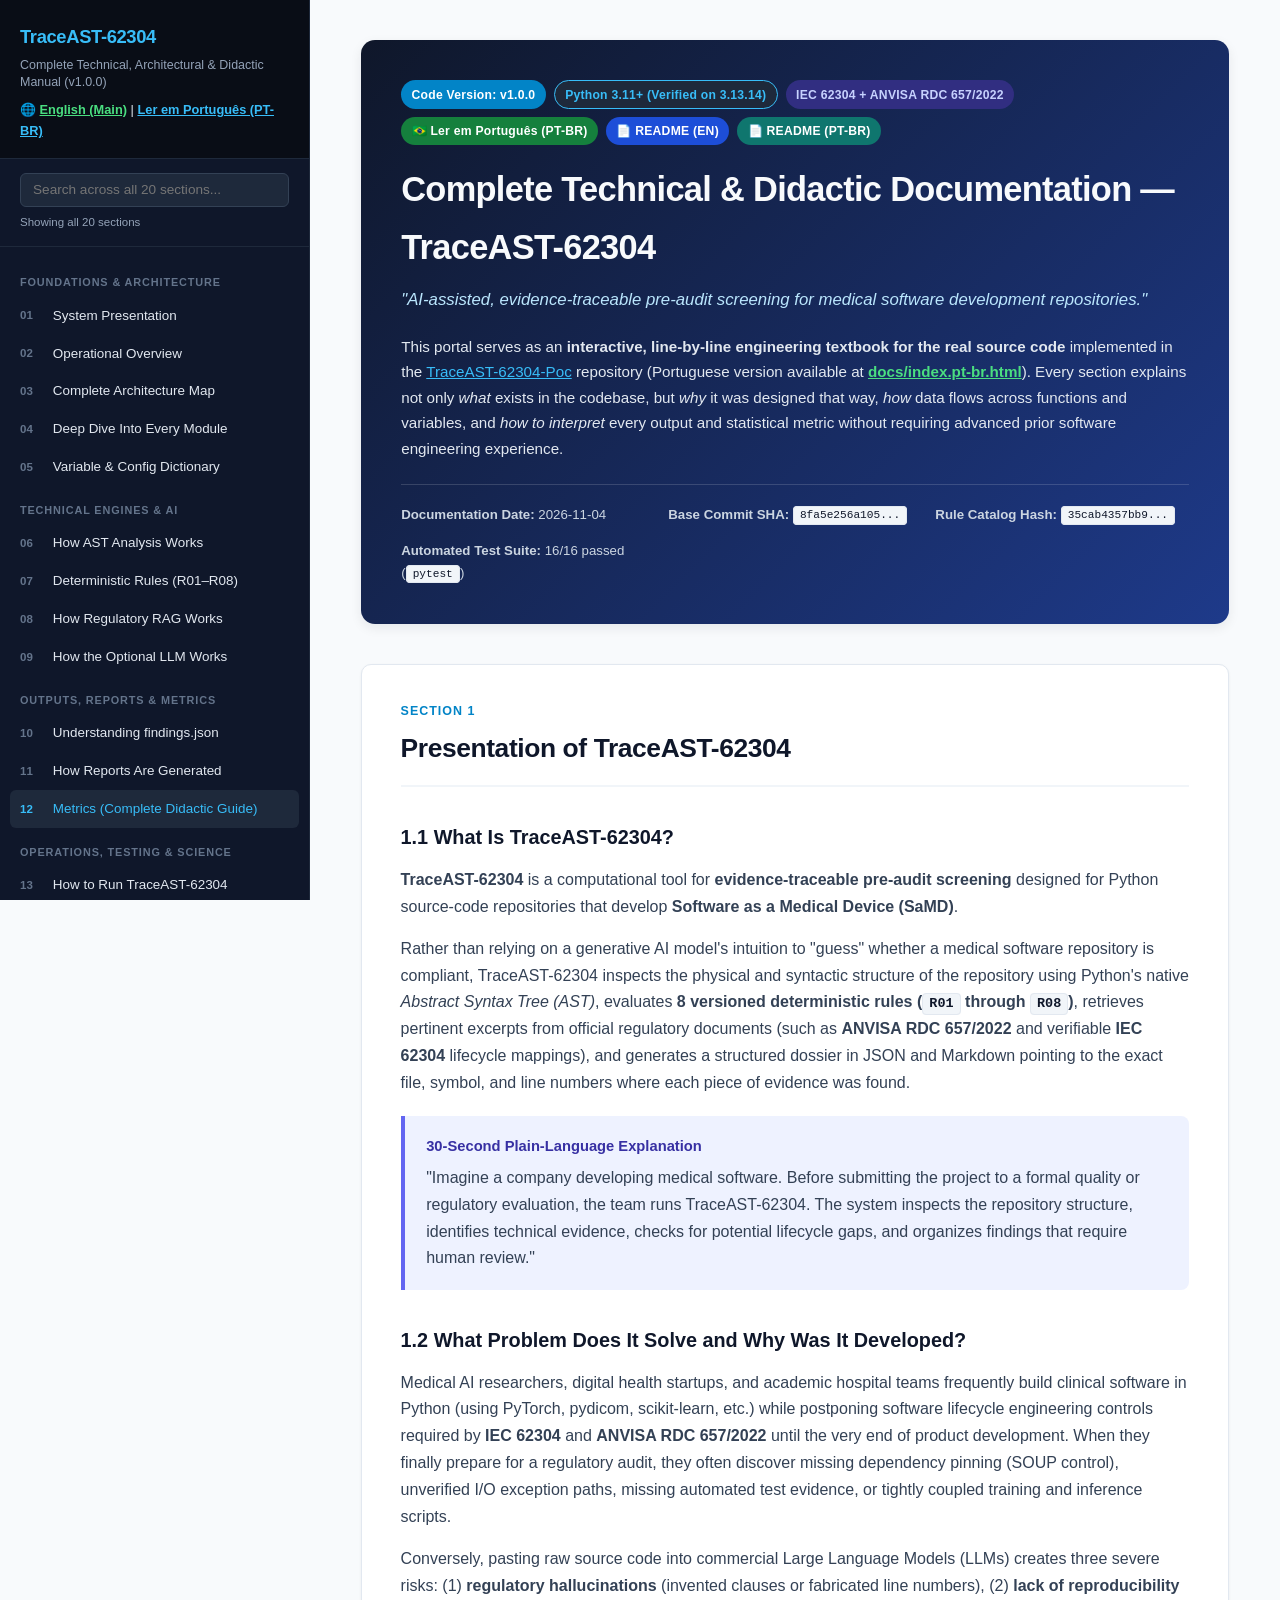
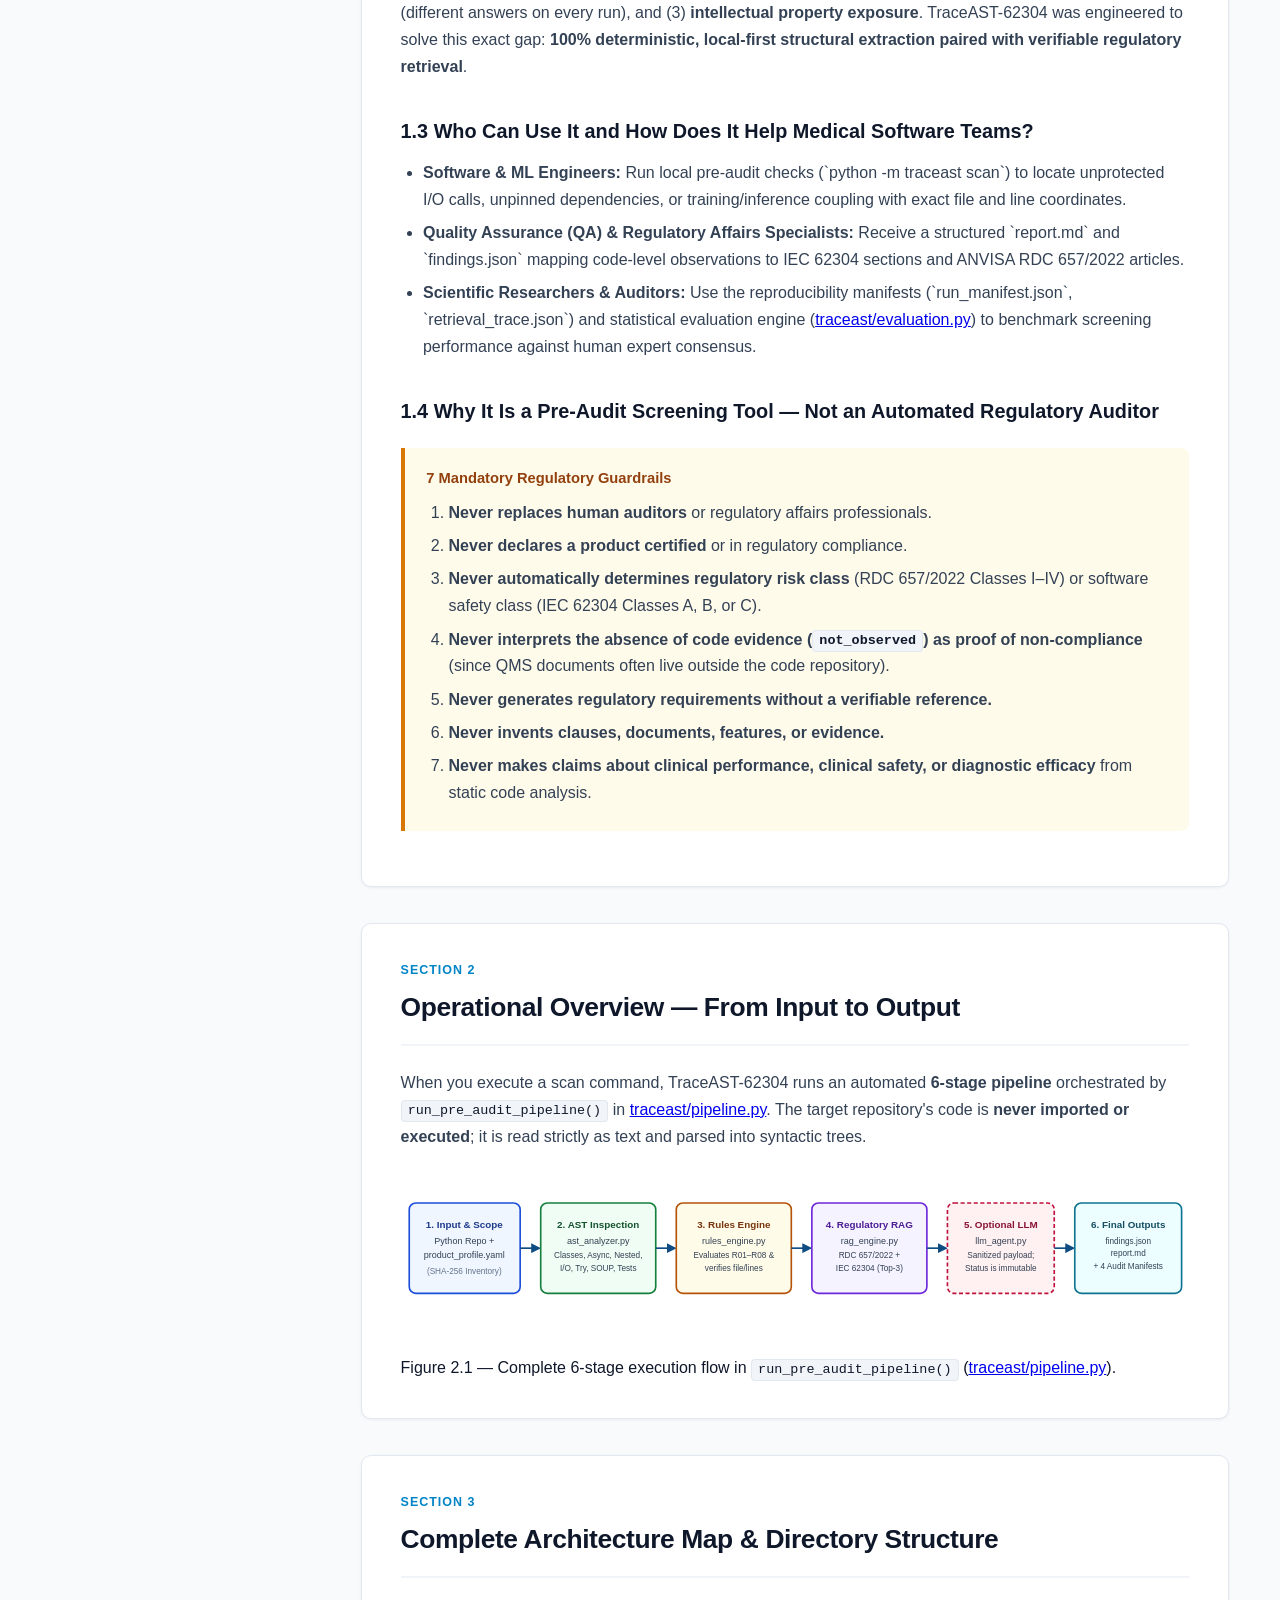
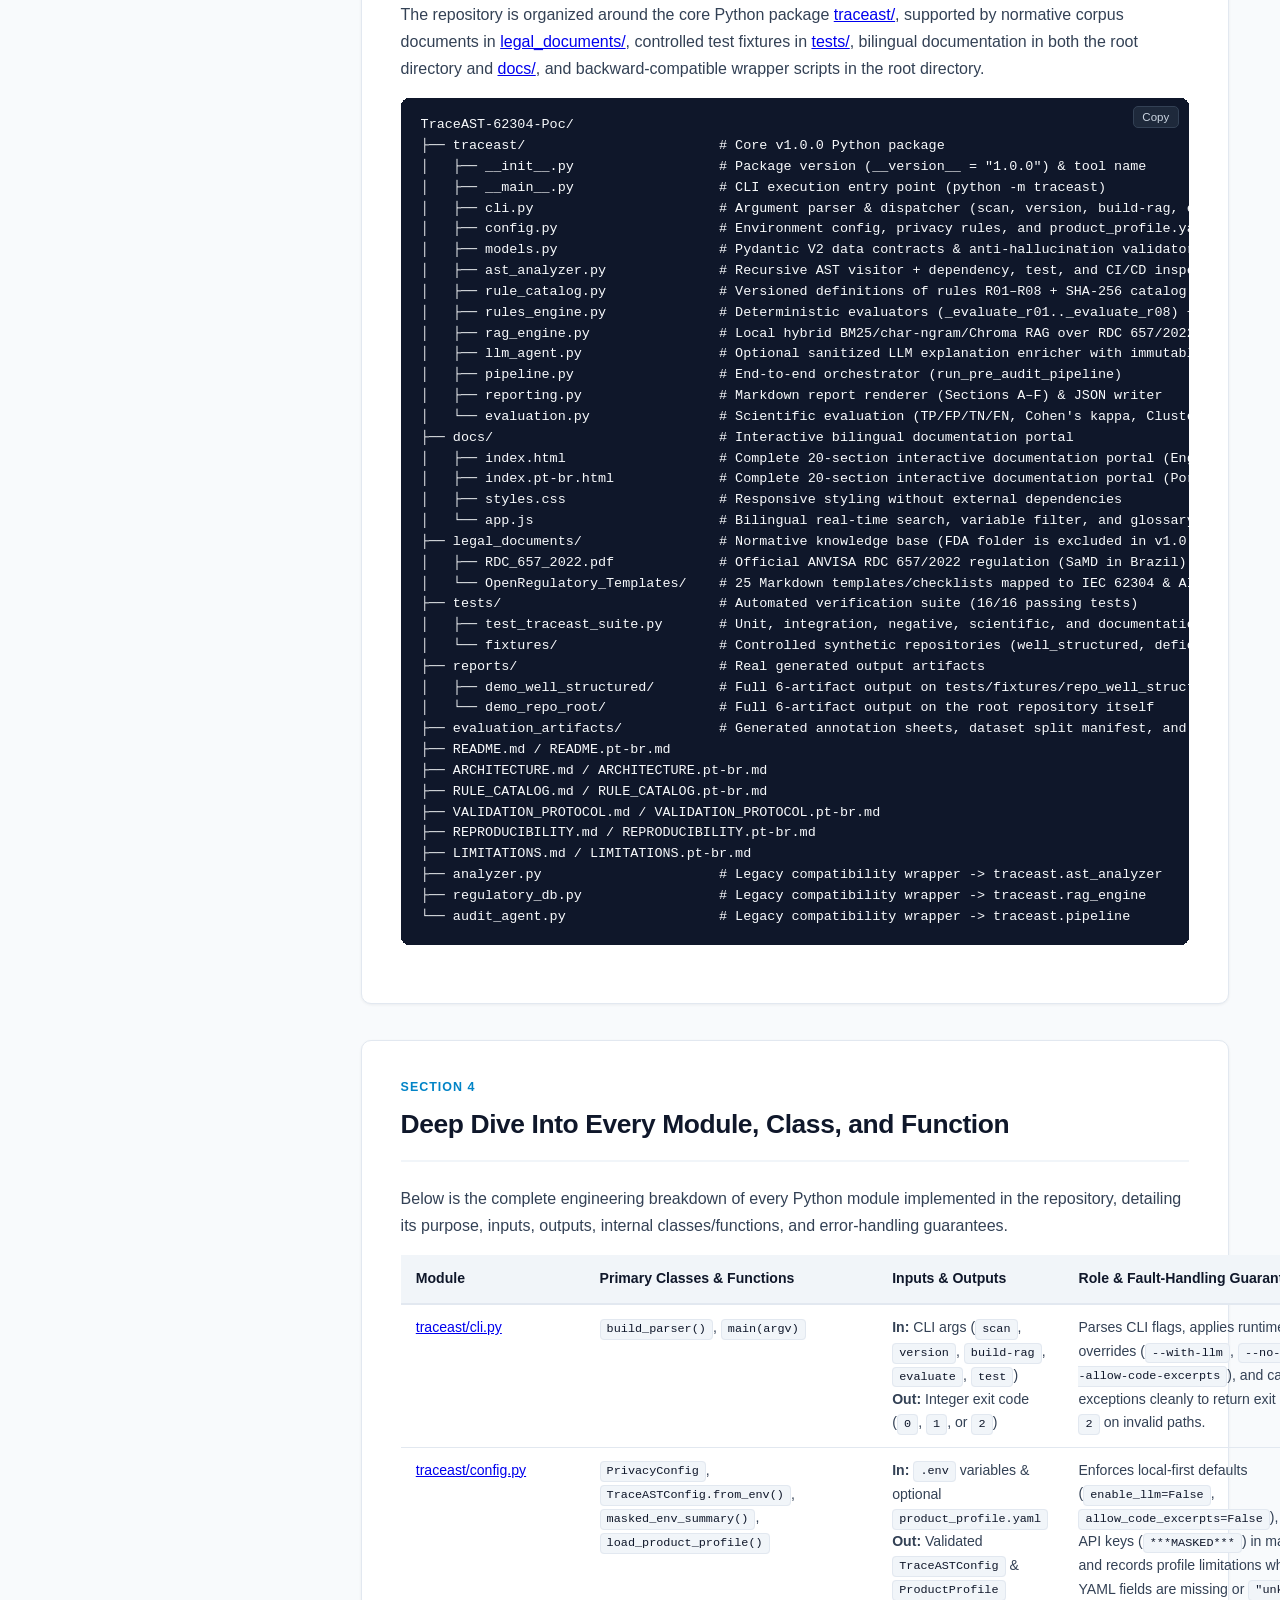
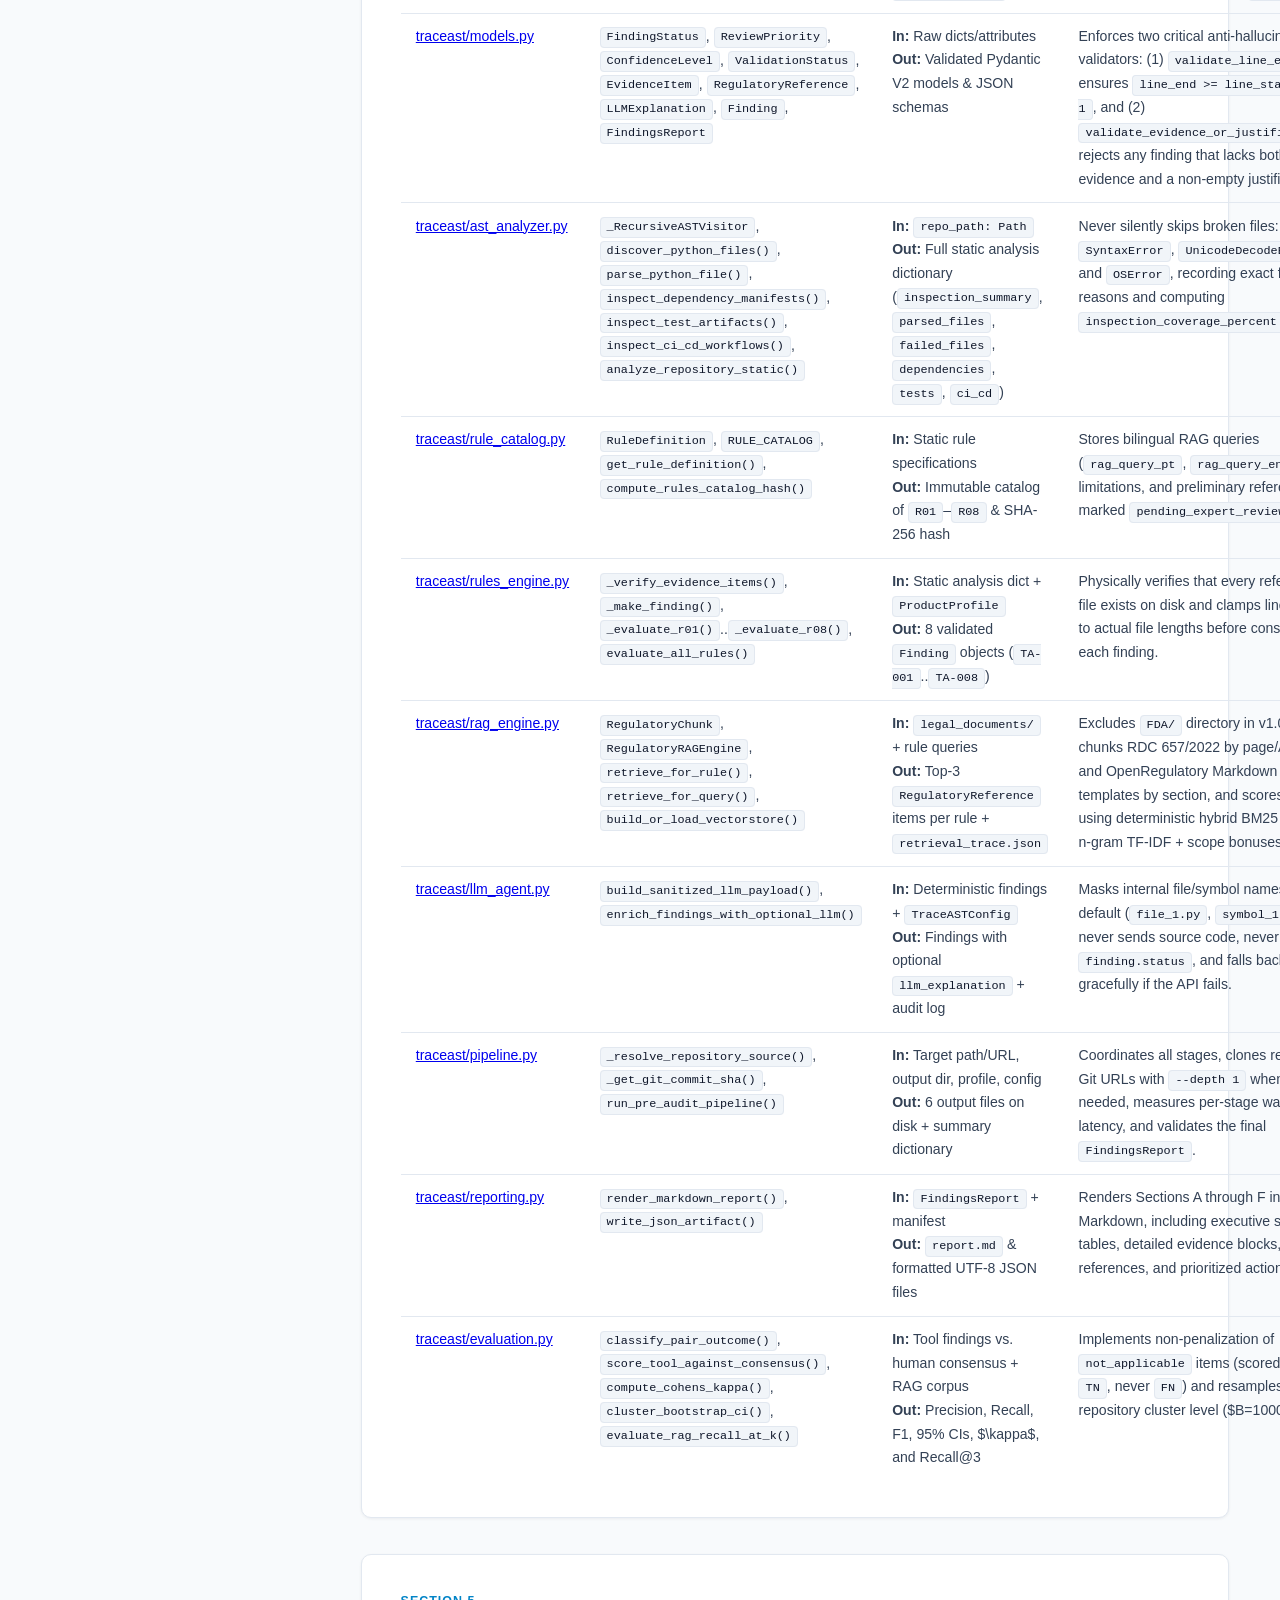
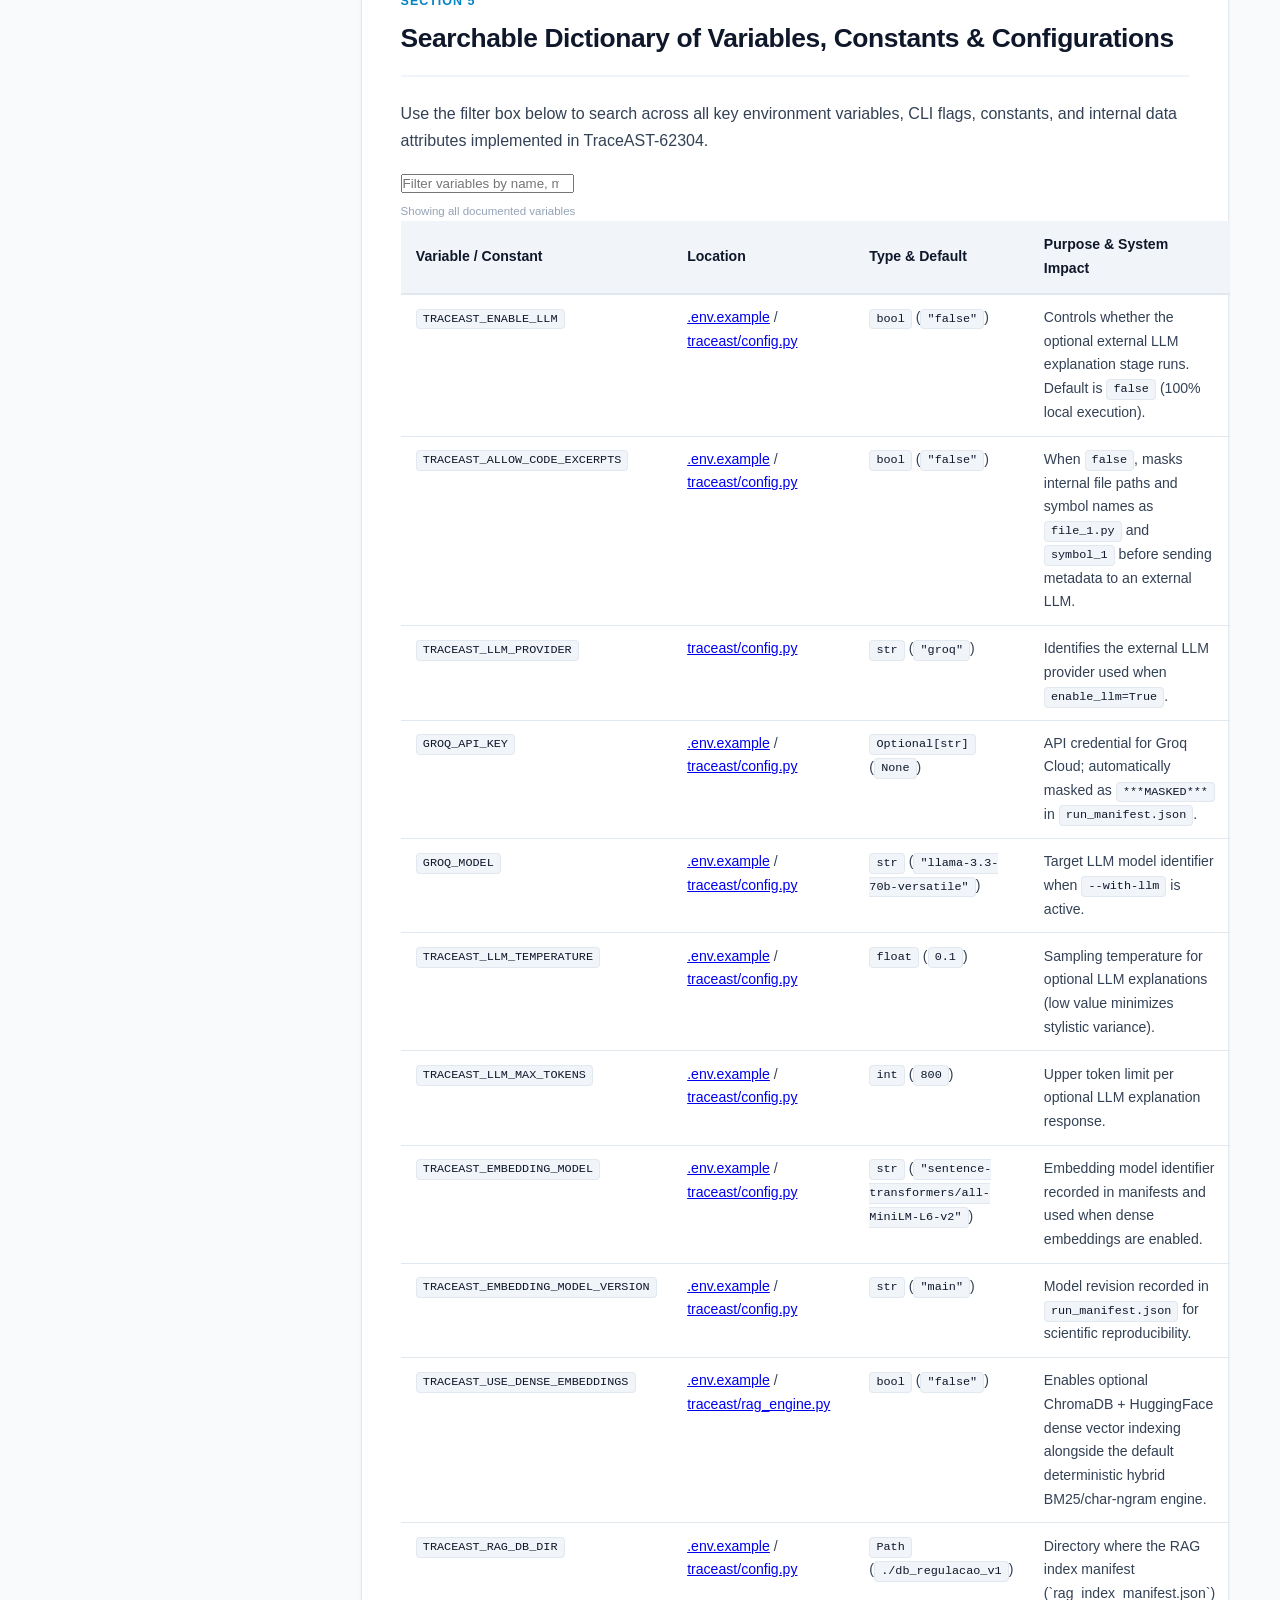
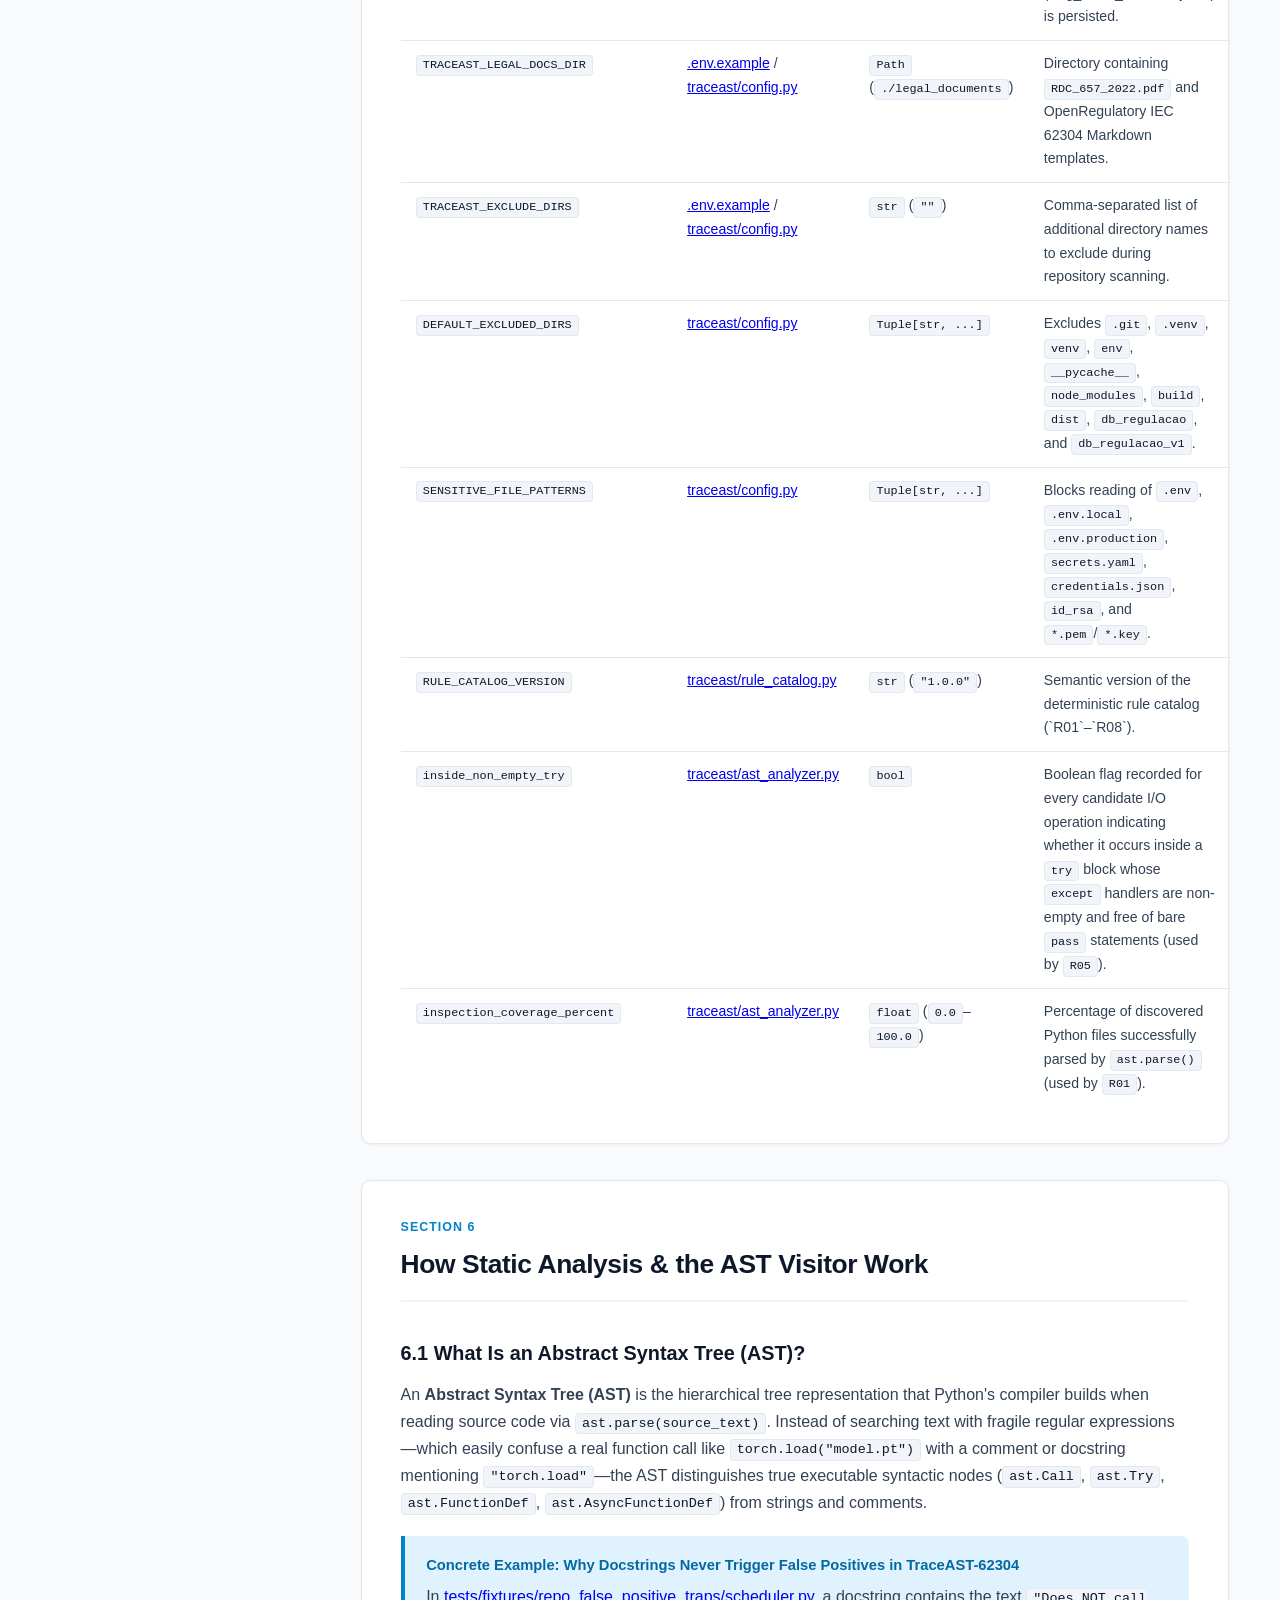
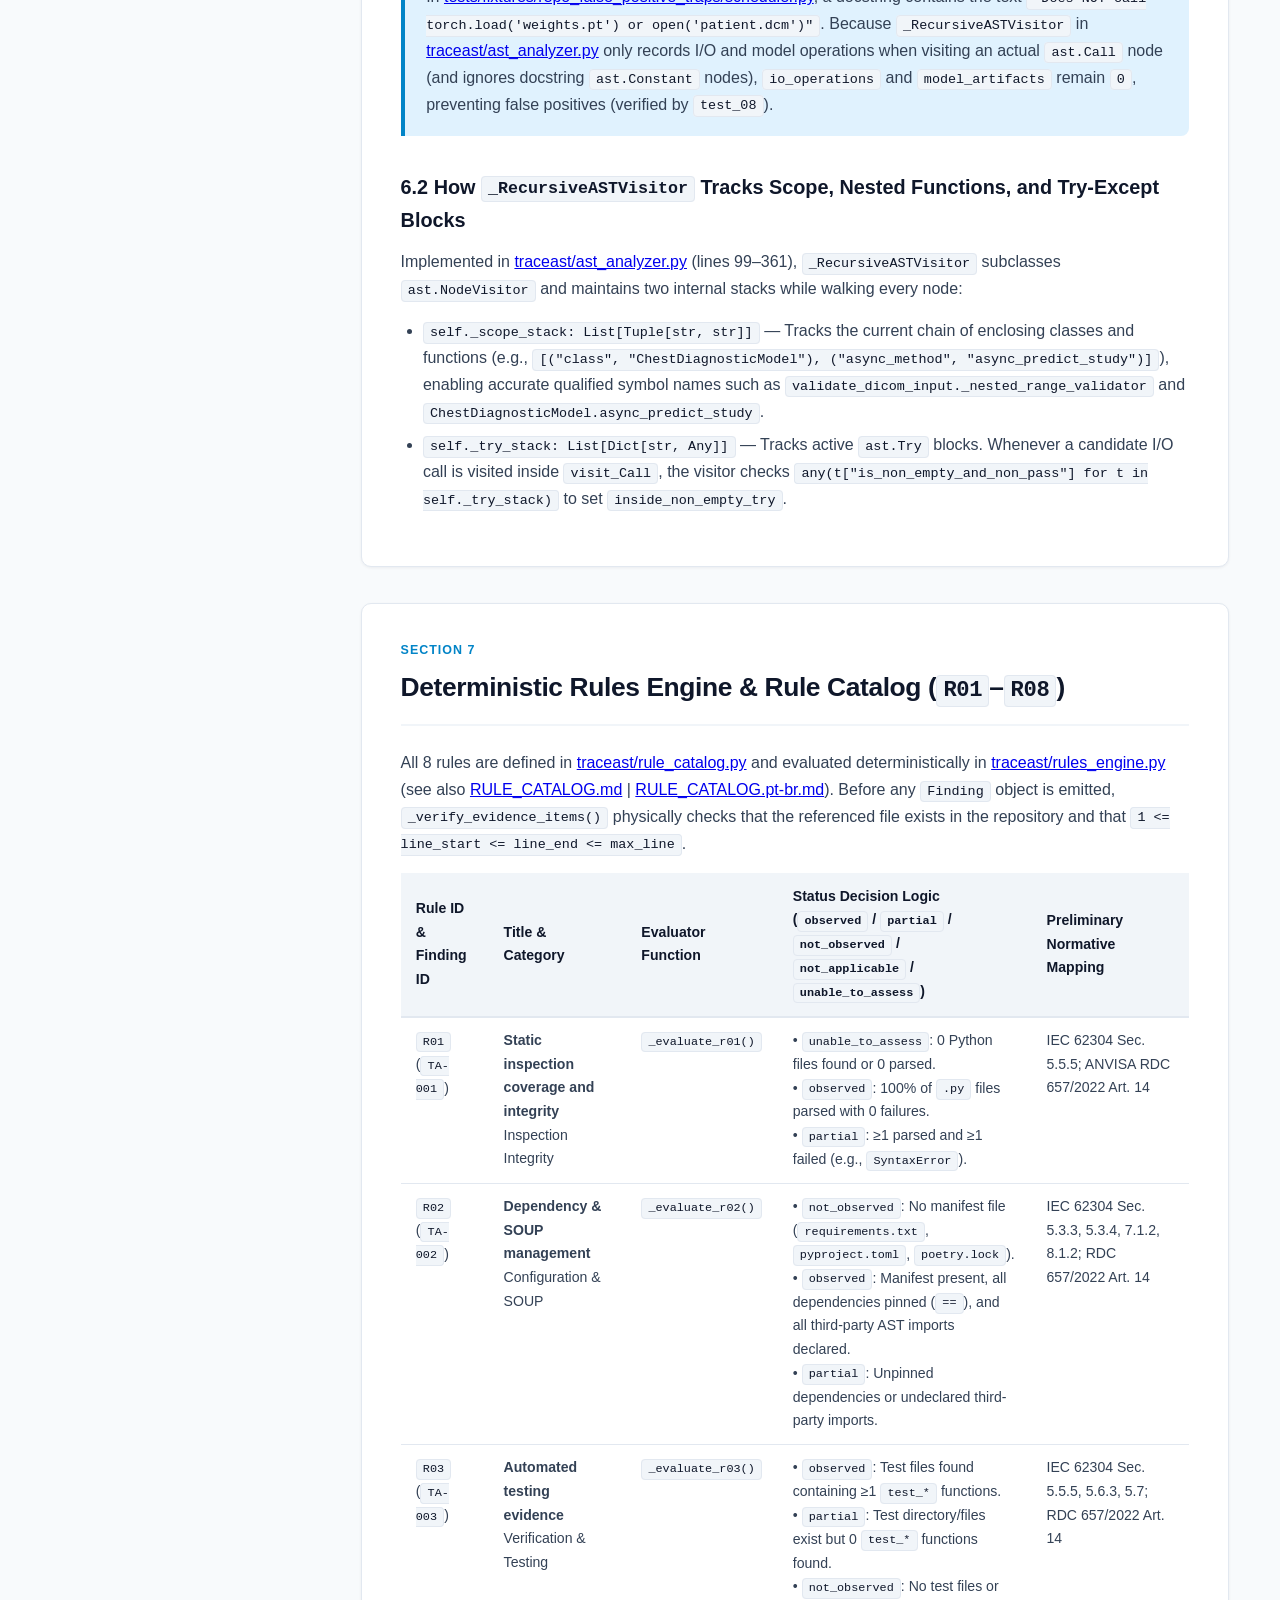
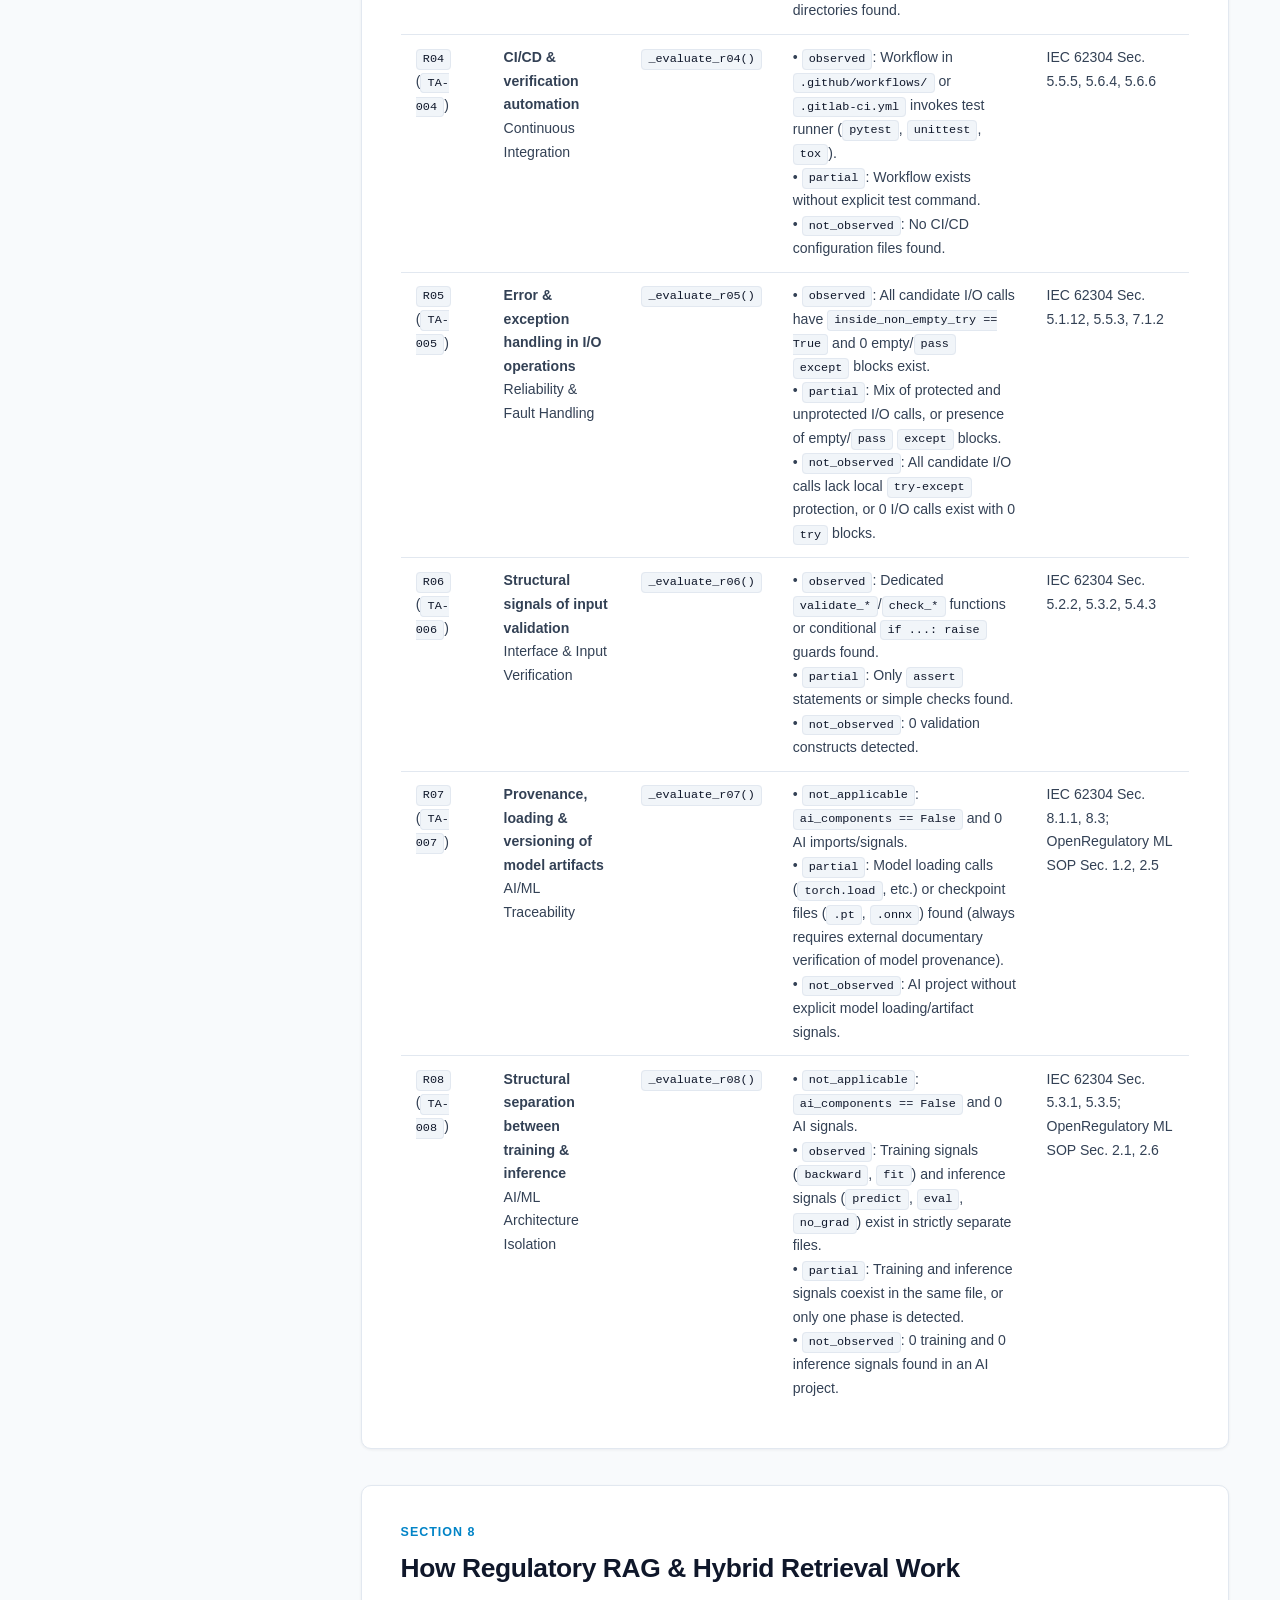
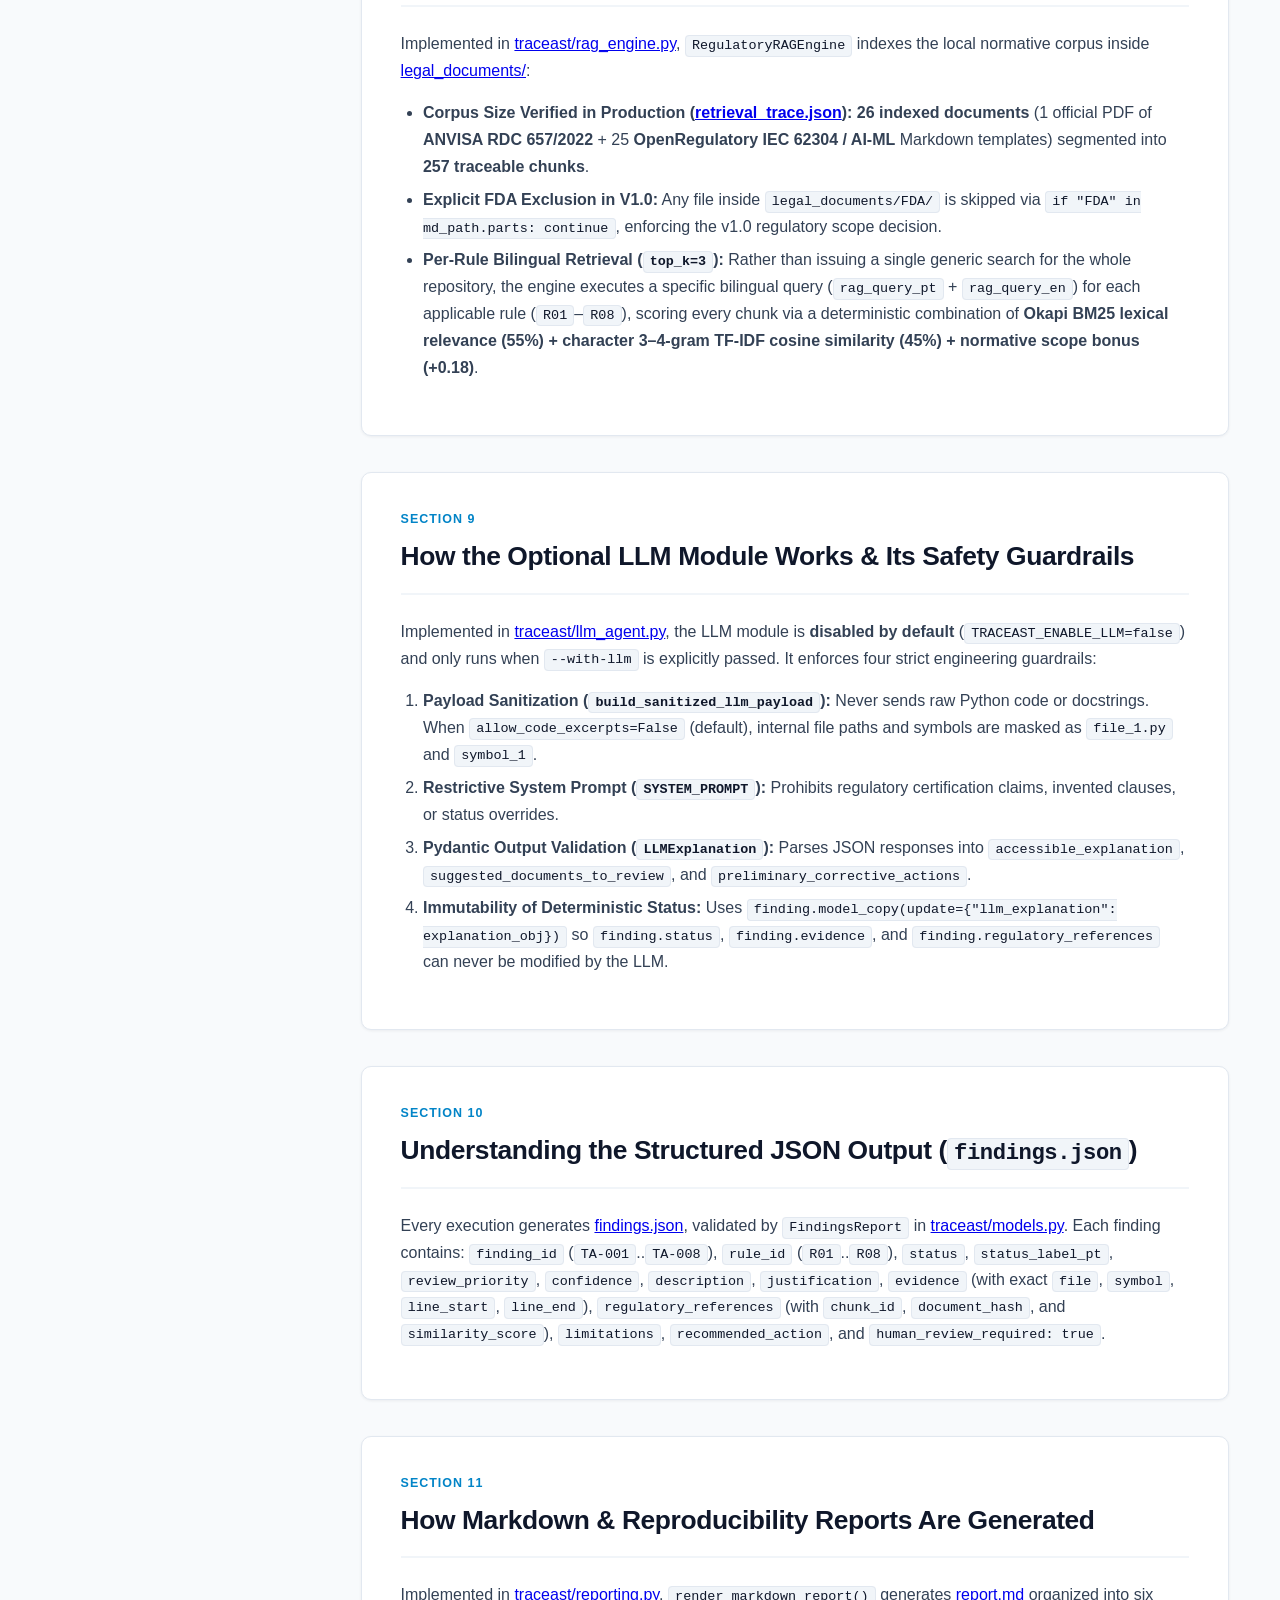
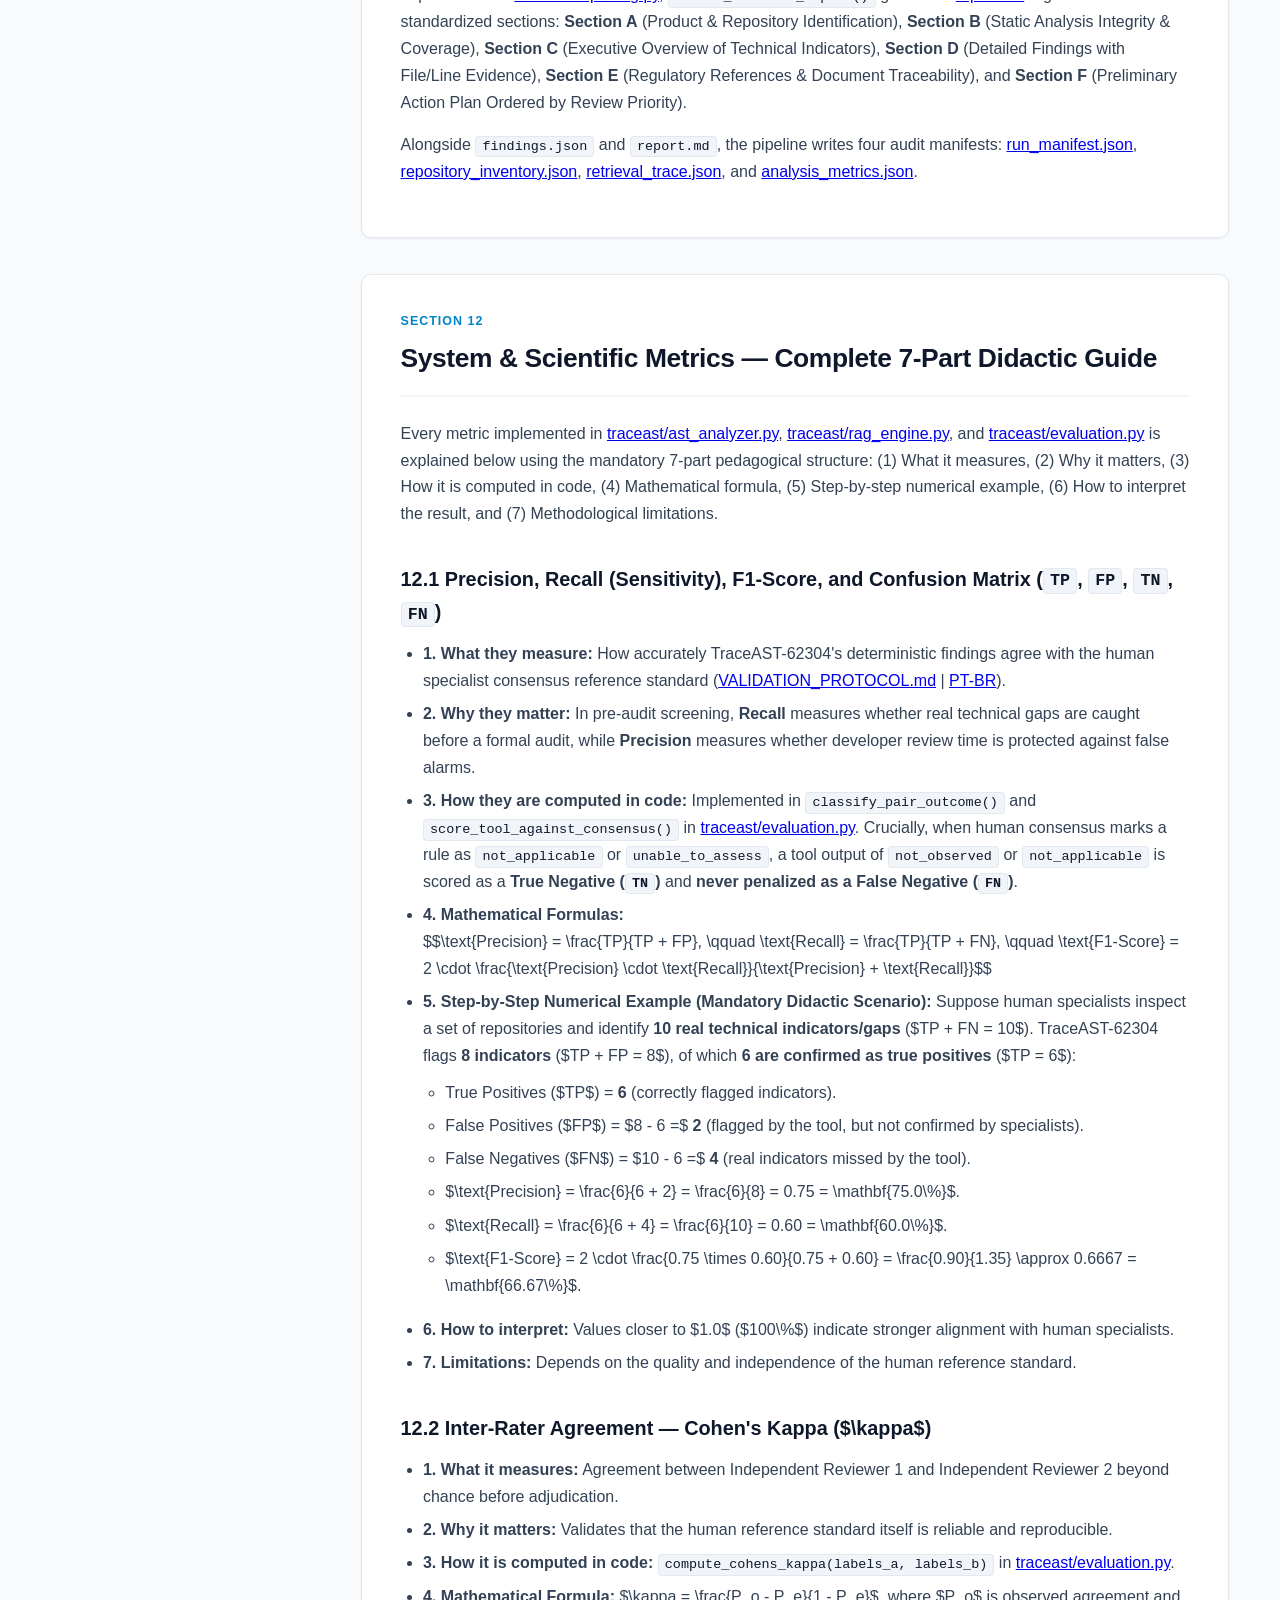
<file: docs/index.html>
<!DOCTYPE html>
<html lang="en">
<head>
  <meta charset="UTF-8" />
  <meta name="viewport" content="width=device-width, initial-scale=1.0" />
  <title>Complete Technical &amp; Didactic Documentation — TraceAST-62304 v1.0.0</title>
  <link rel="stylesheet" href="./styles.css" />
</head>
<body>
  <div id="progress-bar"></div>

  <!-- Mobile Topbar -->
  <header class="mobile-topbar">
    <strong>TraceAST-62304 v1.0.0 (EN)</strong>
    <button id="mobile-menu-btn" class="menu-toggle-btn" type="button">Menu / Sections</button>
  </header>

  <!-- Sidebar Navigation -->
  <aside id="sidebar" class="sidebar">
    <div class="sidebar-header">
      <div class="brand-title">TraceAST-62304</div>
      <div class="brand-subtitle">Complete Technical, Architectural &amp; Didactic Manual (v1.0.0)</div>
      <div style="margin-top:8px; font-size:0.8rem;">
        🌐 <a href="./index.html" style="color:#4ade80; font-weight:600;">English (Main)</a> |
        <a href="./index.pt-br.html" style="color:#38bdf8; font-weight:600;">Ler em Português (PT-BR)</a>
      </div>
    </div>

    <div class="sidebar-search">
      <input id="global-search" type="search" placeholder="Search across all 20 sections..." aria-label="Search documentation" />
      <div id="search-stats" class="search-stats">Showing all 20 sections</div>
    </div>

    <ul class="nav-list">
      <li class="nav-group-label">Foundations &amp; Architecture</li>
      <li class="nav-item"><a href="#sec-01"><span class="nav-num">01</span> System Presentation</a></li>
      <li class="nav-item"><a href="#sec-02"><span class="nav-num">02</span> Operational Overview</a></li>
      <li class="nav-item"><a href="#sec-03"><span class="nav-num">03</span> Complete Architecture Map</a></li>
      <li class="nav-item"><a href="#sec-04"><span class="nav-num">04</span> Deep Dive Into Every Module</a></li>
      <li class="nav-item"><a href="#sec-05"><span class="nav-num">05</span> Variable &amp; Config Dictionary</a></li>

      <li class="nav-group-label">Technical Engines &amp; AI</li>
      <li class="nav-item"><a href="#sec-06"><span class="nav-num">06</span> How AST Analysis Works</a></li>
      <li class="nav-item"><a href="#sec-07"><span class="nav-num">07</span> Deterministic Rules (R01–R08)</a></li>
      <li class="nav-item"><a href="#sec-08"><span class="nav-num">08</span> How Regulatory RAG Works</a></li>
      <li class="nav-item"><a href="#sec-09"><span class="nav-num">09</span> How the Optional LLM Works</a></li>

      <li class="nav-group-label">Outputs, Reports &amp; Metrics</li>
      <li class="nav-item"><a href="#sec-10"><span class="nav-num">10</span> Understanding findings.json</a></li>
      <li class="nav-item"><a href="#sec-11"><span class="nav-num">11</span> How Reports Are Generated</a></li>
      <li class="nav-item"><a href="#sec-12"><span class="nav-num">12</span> Metrics (Complete Didactic Guide)</a></li>

      <li class="nav-group-label">Operations, Testing &amp; Science</li>
      <li class="nav-item"><a href="#sec-13"><span class="nav-num">13</span> How to Run TraceAST-62304</a></li>
      <li class="nav-item"><a href="#sec-14"><span class="nav-num">14</span> Running &amp; Understanding Tests</a></li>
      <li class="nav-item"><a href="#sec-15"><span class="nav-num">15</span> System Limitations</a></li>
      <li class="nav-item"><a href="#sec-16"><span class="nav-num">16</span> Searchable Glossary (40 Terms)</a></li>
      <li class="nav-item"><a href="#sec-17"><span class="nav-num">17</span> Step-by-Step Walkthrough</a></li>
      <li class="nav-item"><a href="#sec-18"><span class="nav-num">18</span> Common Errors &amp; Troubleshooting</a></li>
      <li class="nav-item"><a href="#sec-19"><span class="nav-num">19</span> Scientific Reproducibility</a></li>
      <li class="nav-item"><a href="#sec-20"><span class="nav-num">20</span> Relation to Scientific Paper</a></li>
    </ul>
  </aside>

  <!-- Main Content -->
  <main class="main-container">
    <div class="content-wrapper">

      <!-- Hero Banner -->
      <section class="hero-banner">
        <div class="hero-badges">
          <span class="badge badge-version">Code Version: v1.0.0</span>
          <span class="badge badge-python">Python 3.11+ (Verified on 3.13.14)</span>
          <span class="badge badge-norm">IEC 62304 + ANVISA RDC 657/2022</span>
          <a href="./index.pt-br.html" class="badge" style="background:#15803d; color:#fff; text-decoration:none;">🇧🇷 Ler em Português (PT-BR)</a>
          <a href="../README.md" class="badge" style="background:#1d4ed8; color:#fff; text-decoration:none;">📄 README (EN)</a>
          <a href="../README.pt-br.md" class="badge" style="background:#0f766e; color:#fff; text-decoration:none;">📄 README (PT-BR)</a>
        </div>
        <h1>Complete Technical &amp; Didactic Documentation — TraceAST-62304</h1>
        <p class="hero-quote">"AI-assisted, evidence-traceable pre-audit screening for medical software development repositories."</p>
        <p style="color:#e2e8f0; font-size:0.95rem;">
          This portal serves as an <strong>interactive, line-by-line engineering textbook for the real source code</strong> implemented in the
          <a href="../README.md" style="color:#38bdf8;">TraceAST-62304-Poc</a> repository (Portuguese version available at
          <a href="./index.pt-br.html" style="color:#4ade80; font-weight:600;">docs/index.pt-br.html</a>). Every section explains not only
          <em>what</em> exists in the codebase, but <em>why</em> it was designed that way, <em>how</em> data flows across functions and variables, and
          <em>how to interpret</em> every output and statistical metric without requiring advanced prior software engineering experience.
        </p>
        <div class="hero-meta">
          <div><strong>Documentation Date:</strong> 2026-11-04</div>
          <div><strong>Base Commit SHA:</strong> <code>8fa5e256a105...</code></div>
          <div><strong>Rule Catalog Hash:</strong> <code>35cab4357bb9...</code></div>
          <div><strong>Automated Test Suite:</strong> 16/16 passed (<code>pytest</code>)</div>
        </div>
      </section>

      <!-- ================================================================= -->
      <!-- SECTION 1 — PRESENTATION OF TRACEAST-62304                        -->
      <!-- ================================================================= -->
      <section id="sec-01" class="doc-section">
        <div class="section-header">
          <span class="section-kicker">Section 1</span>
          <h2>Presentation of TraceAST-62304</h2>
        </div>

        <h3>1.1 What Is TraceAST-62304?</h3>
        <p>
          <strong>TraceAST-62304</strong> is a computational tool for <strong>evidence-traceable pre-audit screening</strong>
          designed for Python source-code repositories that develop <strong>Software as a Medical Device (SaMD)</strong>.
        </p>
        <p>
          Rather than relying on a generative AI model's intuition to "guess" whether a medical software repository is compliant,
          TraceAST-62304 inspects the physical and syntactic structure of the repository using Python's native
          <em>Abstract Syntax Tree (AST)</em>, evaluates <strong>8 versioned deterministic rules (<code>R01</code> through <code>R08</code>)</strong>,
          retrieves pertinent excerpts from official regulatory documents (such as <strong>ANVISA RDC 657/2022</strong> and
          verifiable <strong>IEC 62304</strong> lifecycle mappings), and generates a structured dossier in JSON and Markdown pointing
          to the exact file, symbol, and line numbers where each piece of evidence was found.
        </p>

        <div class="callout callout-didactic">
          <div class="callout-title">30-Second Plain-Language Explanation</div>
          <p style="margin-bottom:0;">
            "Imagine a company developing medical software. Before submitting the project to a formal quality or regulatory evaluation,
            the team runs TraceAST-62304. The system inspects the repository structure, identifies technical evidence, checks for potential
            lifecycle gaps, and organizes findings that require human review."
          </p>
        </div>

        <h3>1.2 What Problem Does It Solve and Why Was It Developed?</h3>
        <p>
          Medical AI researchers, digital health startups, and academic hospital teams frequently build clinical software in Python
          (using PyTorch, pydicom, scikit-learn, etc.) while postponing software lifecycle engineering controls required by
          <strong>IEC 62304</strong> and <strong>ANVISA RDC 657/2022</strong> until the very end of product development. When they finally
          prepare for a regulatory audit, they often discover missing dependency pinning (SOUP control), unverified I/O exception paths,
          missing automated test evidence, or tightly coupled training and inference scripts.
        </p>
        <p>
          Conversely, pasting raw source code into commercial Large Language Models (LLMs) creates three severe risks:
          (1) <strong>regulatory hallucinations</strong> (invented clauses or fabricated line numbers),
          (2) <strong>lack of reproducibility</strong> (different answers on every run), and
          (3) <strong>intellectual property exposure</strong>. TraceAST-62304 was engineered to solve this exact gap:
          <strong>100% deterministic, local-first structural extraction paired with verifiable regulatory retrieval</strong>.
        </p>

        <h3>1.3 Who Can Use It and How Does It Help Medical Software Teams?</h3>
        <ul>
          <li><strong>Software &amp; ML Engineers:</strong> Run local pre-audit checks (`python -m traceast scan`) to locate unprotected I/O calls, unpinned dependencies, or training/inference coupling with exact file and line coordinates.</li>
          <li><strong>Quality Assurance (QA) &amp; Regulatory Affairs Specialists:</strong> Receive a structured `report.md` and `findings.json` mapping code-level observations to IEC 62304 sections and ANVISA RDC 657/2022 articles.</li>
          <li><strong>Scientific Researchers &amp; Auditors:</strong> Use the reproducibility manifests (`run_manifest.json`, `retrieval_trace.json`) and statistical evaluation engine (<a href="../traceast/evaluation.py">traceast/evaluation.py</a>) to benchmark screening performance against human expert consensus.</li>
        </ul>

        <h3>1.4 Why It Is a Pre-Audit Screening Tool — Not an Automated Regulatory Auditor</h3>
        <div class="callout callout-warning">
          <div class="callout-title">7 Mandatory Regulatory Guardrails</div>
          <ol style="margin-bottom:0;">
            <li><strong>Never replaces human auditors</strong> or regulatory affairs professionals.</li>
            <li><strong>Never declares a product certified</strong> or in regulatory compliance.</li>
            <li><strong>Never automatically determines regulatory risk class</strong> (RDC 657/2022 Classes I–IV) or software safety class (IEC 62304 Classes A, B, or C).</li>
            <li><strong>Never interprets the absence of code evidence (<code>not_observed</code>) as proof of non-compliance</strong> (since QMS documents often live outside the code repository).</li>
            <li><strong>Never generates regulatory requirements without a verifiable reference.</strong></li>
            <li><strong>Never invents clauses, documents, features, or evidence.</strong></li>
            <li><strong>Never makes claims about clinical performance, clinical safety, or diagnostic efficacy</strong> from static code analysis.</li>
          </ol>
        </div>
      </section>

      <!-- ================================================================= -->
      <!-- SECTION 2 — OPERATIONAL OVERVIEW                                  -->
      <!-- ================================================================= -->
      <section id="sec-02" class="doc-section">
        <div class="section-header">
          <span class="section-kicker">Section 2</span>
          <h2>Operational Overview — From Input to Output</h2>
        </div>

        <p>
          When you execute a scan command, TraceAST-62304 runs an automated <strong>6-stage pipeline</strong> orchestrated by
          <code>run_pre_audit_pipeline()</code> in <a href="../traceast/pipeline.py">traceast/pipeline.py</a>. The target repository's
          code is <strong>never imported or executed</strong>; it is read strictly as text and parsed into syntactic trees.
        </p>

        <div class="diagram-container">
          <svg viewBox="0 0 960 220" width="100%" height="auto" role="img" aria-label="End-to-end 6-stage pipeline diagram">
            <defs>
              <marker id="arrow" viewBox="0 0 10 10" refX="8" refY="5" markerWidth="6" markerHeight="6" orient="auto-start-reverse">
                <path d="M 0 0 L 10 5 L 0 10 z" fill="#0f4c81" />
              </marker>
            </defs>
            <rect x="10" y="45" width="135" height="110" rx="8" fill="#eff6ff" stroke="#1d4ed8" stroke-width="2"/>
            <text x="77" y="75" text-anchor="middle" font-weight="bold" font-size="12" fill="#1e3a8a">1. Input &amp; Scope</text>
            <text x="77" y="95" text-anchor="middle" font-size="11" fill="#334155">Python Repo +</text>
            <text x="77" y="112" text-anchor="middle" font-size="11" fill="#334155">product_profile.yaml</text>
            <text x="77" y="132" text-anchor="middle" font-size="10" fill="#64748b">(SHA-256 Inventory)</text>

            <line x1="145" y1="100" x2="168" y2="100" stroke="#0f4c81" stroke-width="2" marker-end="url(#arrow)"/>

            <rect x="170" y="45" width="140" height="110" rx="8" fill="#f0fdf4" stroke="#15803d" stroke-width="2"/>
            <text x="240" y="75" text-anchor="middle" font-weight="bold" font-size="12" fill="#14532d">2. AST Inspection</text>
            <text x="240" y="95" text-anchor="middle" font-size="11" fill="#334155">ast_analyzer.py</text>
            <text x="240" y="112" text-anchor="middle" font-size="10" fill="#334155">Classes, Async, Nested,</text>
            <text x="240" y="128" text-anchor="middle" font-size="10" fill="#334155">I/O, Try, SOUP, Tests</text>

            <line x1="310" y1="100" x2="333" y2="100" stroke="#0f4c81" stroke-width="2" marker-end="url(#arrow)"/>

            <rect x="335" y="45" width="140" height="110" rx="8" fill="#fefce8" stroke="#b45309" stroke-width="2"/>
            <text x="405" y="75" text-anchor="middle" font-weight="bold" font-size="12" fill="#78350f">3. Rules Engine</text>
            <text x="405" y="95" text-anchor="middle" font-size="11" fill="#334155">rules_engine.py</text>
            <text x="405" y="112" text-anchor="middle" font-size="10" fill="#334155">Evaluates R01–R08 &amp;</text>
            <text x="405" y="128" text-anchor="middle" font-size="10" fill="#334155">verifies file/lines</text>

            <line x1="475" y1="100" x2="498" y2="100" stroke="#0f4c81" stroke-width="2" marker-end="url(#arrow)"/>

            <rect x="500" y="45" width="140" height="110" rx="8" fill="#f5f3ff" stroke="#6d28d9" stroke-width="2"/>
            <text x="570" y="75" text-anchor="middle" font-weight="bold" font-size="12" fill="#4c1d95">4. Regulatory RAG</text>
            <text x="570" y="95" text-anchor="middle" font-size="11" fill="#334155">rag_engine.py</text>
            <text x="570" y="112" text-anchor="middle" font-size="10" fill="#334155">RDC 657/2022 +</text>
            <text x="570" y="128" text-anchor="middle" font-size="10" fill="#334155">IEC 62304 (Top-3)</text>

            <line x1="640" y1="100" x2="663" y2="100" stroke="#0f4c81" stroke-width="2" marker-end="url(#arrow)"/>

            <rect x="665" y="45" width="130" height="110" rx="8" fill="#fff1f2" stroke="#be123c" stroke-width="2" stroke-dasharray="5,3"/>
            <text x="730" y="75" text-anchor="middle" font-weight="bold" font-size="12" fill="#881337">5. Optional LLM</text>
            <text x="730" y="95" text-anchor="middle" font-size="11" fill="#334155">llm_agent.py</text>
            <text x="730" y="112" text-anchor="middle" font-size="10" fill="#334155">Sanitized payload;</text>
            <text x="730" y="128" text-anchor="middle" font-size="10" fill="#334155">Status is immutable</text>

            <line x1="795" y1="100" x2="818" y2="100" stroke="#0f4c81" stroke-width="2" marker-end="url(#arrow)"/>

            <rect x="820" y="45" width="130" height="110" rx="8" fill="#ecfeff" stroke="#0e7490" stroke-width="2"/>
            <text x="885" y="75" text-anchor="middle" font-weight="bold" font-size="12" fill="#164e63">6. Final Outputs</text>
            <text x="885" y="95" text-anchor="middle" font-size="10" fill="#334155">findings.json</text>
            <text x="885" y="110" text-anchor="middle" font-size="10" fill="#334155">report.md</text>
            <text x="885" y="125" text-anchor="middle" font-size="10" fill="#334155">+ 4 Audit Manifests</text>
          </svg>
          <div class="diagram-caption">Figure 2.1 — Complete 6-stage execution flow in <code>run_pre_audit_pipeline()</code> (<a href="../traceast/pipeline.py">traceast/pipeline.py</a>).</div>
        </div>
      </section>

      <!-- ================================================================= -->
      <!-- SECTION 3 — COMPLETE ARCHITECTURE MAP                             -->
      <!-- ================================================================= -->
      <section id="sec-03" class="doc-section">
        <div class="section-header">
          <span class="section-kicker">Section 3</span>
          <h2>Complete Architecture Map &amp; Directory Structure</h2>
        </div>

        <p>
          The repository is organized around the core Python package <a href="../traceast/__init__.py">traceast/</a>, supported by
          normative corpus documents in <a href="../legal_documents/RDC_657_2022.pdf">legal_documents/</a>, controlled test fixtures in
          <a href="../tests/test_traceast_suite.py">tests/</a>, bilingual documentation in both the root directory and <a href="./index.html">docs/</a>,
          and backward-compatible wrapper scripts in the root directory.
        </p>

        <pre><code>TraceAST-62304-Poc/
├── traceast/                        # Core v1.0.0 Python package
│   ├── __init__.py                  # Package version (__version__ = "1.0.0") &amp; tool name
│   ├── __main__.py                  # CLI execution entry point (python -m traceast)
│   ├── cli.py                       # Argument parser &amp; dispatcher (scan, version, build-rag, evaluate, test)
│   ├── config.py                    # Environment config, privacy rules, and product_profile.yaml loader
│   ├── models.py                    # Pydantic V2 data contracts &amp; anti-hallucination validators
│   ├── ast_analyzer.py              # Recursive AST visitor + dependency, test, and CI/CD inspectors
│   ├── rule_catalog.py              # Versioned definitions of rules R01–R08 + SHA-256 catalog hash
│   ├── rules_engine.py              # Deterministic evaluators (_evaluate_r01.._evaluate_r08) + physical verifier
│   ├── rag_engine.py                # Local hybrid BM25/char-ngram/Chroma RAG over RDC 657/2022 &amp; IEC 62304
│   ├── llm_agent.py                 # Optional sanitized LLM explanation enricher with immutable status guard
│   ├── pipeline.py                  # End-to-end orchestrator (run_pre_audit_pipeline)
│   ├── reporting.py                 # Markdown report renderer (Sections A–F) &amp; JSON writer
│   └── evaluation.py                # Scientific evaluation (TP/FP/TN/FN, Cohen's kappa, Cluster Bootstrap, Recall@3)
├── docs/                            # Interactive bilingual documentation portal
│   ├── index.html                   # Complete 20-section interactive documentation portal (English - Primary)
│   ├── index.pt-br.html             # Complete 20-section interactive documentation portal (Portuguese)
│   ├── styles.css                   # Responsive styling without external dependencies
│   └── app.js                       # Bilingual real-time search, variable filter, and glossary filter
├── legal_documents/                 # Normative knowledge base (FDA folder is excluded in v1.0)
│   ├── RDC_657_2022.pdf             # Official ANVISA RDC 657/2022 regulation (SaMD in Brazil)
│   └── OpenRegulatory_Templates/    # 25 Markdown templates/checklists mapped to IEC 62304 &amp; AI/ML lifecycle
├── tests/                           # Automated verification suite (16/16 passing tests)
│   ├── test_traceast_suite.py       # Unit, integration, negative, scientific, and documentation link tests
│   └── fixtures/                    # Controlled synthetic repositories (well_structured, deficient, traps)
├── reports/                         # Real generated output artifacts
│   ├── demo_well_structured/        # Full 6-artifact output on tests/fixtures/repo_well_structured
│   └── demo_repo_root/              # Full 6-artifact output on the root repository itself
├── evaluation_artifacts/            # Generated annotation sheets, dataset split manifest, and Recall@3 metrics
├── README.md / README.pt-br.md
├── ARCHITECTURE.md / ARCHITECTURE.pt-br.md
├── RULE_CATALOG.md / RULE_CATALOG.pt-br.md
├── VALIDATION_PROTOCOL.md / VALIDATION_PROTOCOL.pt-br.md
├── REPRODUCIBILITY.md / REPRODUCIBILITY.pt-br.md
├── LIMITATIONS.md / LIMITATIONS.pt-br.md
├── analyzer.py                      # Legacy compatibility wrapper -&gt; traceast.ast_analyzer
├── regulatory_db.py                 # Legacy compatibility wrapper -&gt; traceast.rag_engine
└── audit_agent.py                   # Legacy compatibility wrapper -&gt; traceast.pipeline</code></pre>
      </section>

      <!-- ================================================================= -->
      <!-- SECTION 4 — DEEP DIVE INTO EVERY MODULE                           -->
      <!-- ================================================================= -->
      <section id="sec-04" class="doc-section">
        <div class="section-header">
          <span class="section-kicker">Section 4</span>
          <h2>Deep Dive Into Every Module, Class, and Function</h2>
        </div>

        <p>
          Below is the complete engineering breakdown of every Python module implemented in the repository, detailing its purpose,
          inputs, outputs, internal classes/functions, and error-handling guarantees.
        </p>

        <table>
          <thead>
            <tr>
              <th>Module</th>
              <th>Primary Classes &amp; Functions</th>
              <th>Inputs &amp; Outputs</th>
              <th>Role &amp; Fault-Handling Guarantees</th>
            </tr>
          </thead>
          <tbody>
            <tr>
              <td><a href="../traceast/cli.py">traceast/cli.py</a></td>
              <td><code>build_parser()</code>, <code>main(argv)</code></td>
              <td><strong>In:</strong> CLI args (<code>scan</code>, <code>version</code>, <code>build-rag</code>, <code>evaluate</code>, <code>test</code>)<br/><strong>Out:</strong> Integer exit code (<code>0</code>, <code>1</code>, or <code>2</code>)</td>
              <td>Parses CLI flags, applies runtime overrides (<code>--with-llm</code>, <code>--no-rag</code>, <code>--allow-code-excerpts</code>), and catches exceptions cleanly to return exit code <code>2</code> on invalid paths.</td>
            </tr>
            <tr>
              <td><a href="../traceast/config.py">traceast/config.py</a></td>
              <td><code>PrivacyConfig</code>, <code>TraceASTConfig.from_env()</code>, <code>masked_env_summary()</code>, <code>load_product_profile()</code></td>
              <td><strong>In:</strong> <code>.env</code> variables &amp; optional <code>product_profile.yaml</code><br/><strong>Out:</strong> Validated <code>TraceASTConfig</code> &amp; <code>ProductProfile</code></td>
              <td>Enforces local-first defaults (<code>enable_llm=False</code>, <code>allow_code_excerpts=False</code>), masks API keys (<code>***MASKED***</code>) in manifests, and records profile limitations when YAML fields are missing or <code>"unknown"</code>.</td>
            </tr>
            <tr>
              <td><a href="../traceast/models.py">traceast/models.py</a></td>
              <td><code>FindingStatus</code>, <code>ReviewPriority</code>, <code>ConfidenceLevel</code>, <code>ValidationStatus</code>, <code>EvidenceItem</code>, <code>RegulatoryReference</code>, <code>LLMExplanation</code>, <code>Finding</code>, <code>FindingsReport</code></td>
              <td><strong>In:</strong> Raw dicts/attributes<br/><strong>Out:</strong> Validated Pydantic V2 models &amp; JSON schemas</td>
              <td>Enforces two critical anti-hallucination validators: (1) <code>validate_line_end</code> ensures <code>line_end &gt;= line_start &gt;= 1</code>, and (2) <code>validate_evidence_or_justification</code> rejects any finding that lacks both evidence and a non-empty justification.</td>
            </tr>
            <tr>
              <td><a href="../traceast/ast_analyzer.py">traceast/ast_analyzer.py</a></td>
              <td><code>_RecursiveASTVisitor</code>, <code>discover_python_files()</code>, <code>parse_python_file()</code>, <code>inspect_dependency_manifests()</code>, <code>inspect_test_artifacts()</code>, <code>inspect_ci_cd_workflows()</code>, <code>analyze_repository_static()</code></td>
              <td><strong>In:</strong> <code>repo_path: Path</code><br/><strong>Out:</strong> Full static analysis dictionary (<code>inspection_summary</code>, <code>parsed_files</code>, <code>failed_files</code>, <code>dependencies</code>, <code>tests</code>, <code>ci_cd</code>)</td>
              <td>Never silently skips broken files: catches <code>SyntaxError</code>, <code>UnicodeDecodeError</code>, and <code>OSError</code>, recording exact failure reasons and computing <code>inspection_coverage_percent</code>.</td>
            </tr>
            <tr>
              <td><a href="../traceast/rule_catalog.py">traceast/rule_catalog.py</a></td>
              <td><code>RuleDefinition</code>, <code>RULE_CATALOG</code>, <code>get_rule_definition()</code>, <code>compute_rules_catalog_hash()</code></td>
              <td><strong>In:</strong> Static rule specifications<br/><strong>Out:</strong> Immutable catalog of <code>R01</code>–<code>R08</code> &amp; SHA-256 hash</td>
              <td>Stores bilingual RAG queries (<code>rag_query_pt</code>, <code>rag_query_en</code>), limitations, and preliminary references marked <code>pending_expert_review</code>.</td>
            </tr>
            <tr>
              <td><a href="../traceast/rules_engine.py">traceast/rules_engine.py</a></td>
              <td><code>_verify_evidence_items()</code>, <code>_make_finding()</code>, <code>_evaluate_r01()</code>..<code>_evaluate_r08()</code>, <code>evaluate_all_rules()</code></td>
              <td><strong>In:</strong> Static analysis dict + <code>ProductProfile</code><br/><strong>Out:</strong> 8 validated <code>Finding</code> objects (<code>TA-001</code>..<code>TA-008</code>)</td>
              <td>Physically verifies that every referenced file exists on disk and clamps line ranges to actual file lengths before constructing each finding.</td>
            </tr>
            <tr>
              <td><a href="../traceast/rag_engine.py">traceast/rag_engine.py</a></td>
              <td><code>RegulatoryChunk</code>, <code>RegulatoryRAGEngine</code>, <code>retrieve_for_rule()</code>, <code>retrieve_for_query()</code>, <code>build_or_load_vectorstore()</code></td>
              <td><strong>In:</strong> <code>legal_documents/</code> + rule queries<br/><strong>Out:</strong> Top-3 <code>RegulatoryReference</code> items per rule + <code>retrieval_trace.json</code></td>
              <td>Excludes <code>FDA/</code> directory in v1.0, chunks RDC 657/2022 by page/Article and OpenRegulatory Markdown templates by section, and scores chunks using deterministic hybrid BM25 + char n-gram TF-IDF + scope bonuses.</td>
            </tr>
            <tr>
              <td><a href="../traceast/llm_agent.py">traceast/llm_agent.py</a></td>
              <td><code>build_sanitized_llm_payload()</code>, <code>enrich_findings_with_optional_llm()</code></td>
              <td><strong>In:</strong> Deterministic findings + <code>TraceASTConfig</code><br/><strong>Out:</strong> Findings with optional <code>llm_explanation</code> + audit log</td>
              <td>Masks internal file/symbol names by default (<code>file_1.py</code>, <code>symbol_1</code>), never sends source code, never alters <code>finding.status</code>, and falls back gracefully if the API fails.</td>
            </tr>
            <tr>
              <td><a href="../traceast/pipeline.py">traceast/pipeline.py</a></td>
              <td><code>_resolve_repository_source()</code>, <code>_get_git_commit_sha()</code>, <code>run_pre_audit_pipeline()</code></td>
              <td><strong>In:</strong> Target path/URL, output dir, profile, config<br/><strong>Out:</strong> 6 output files on disk + summary dictionary</td>
              <td>Coordinates all stages, clones remote Git URLs with <code>--depth 1</code> when needed, measures per-stage wall-clock latency, and validates the final <code>FindingsReport</code>.</td>
            </tr>
            <tr>
              <td><a href="../traceast/reporting.py">traceast/reporting.py</a></td>
              <td><code>render_markdown_report()</code>, <code>write_json_artifact()</code></td>
              <td><strong>In:</strong> <code>FindingsReport</code> + manifest<br/><strong>Out:</strong> <code>report.md</code> &amp; formatted UTF-8 JSON files</td>
              <td>Renders Sections A through F in Markdown, including executive status tables, detailed evidence blocks, RAG references, and prioritized action plans.</td>
            </tr>
            <tr>
              <td><a href="../traceast/evaluation.py">traceast/evaluation.py</a></td>
              <td><code>classify_pair_outcome()</code>, <code>score_tool_against_consensus()</code>, <code>compute_cohens_kappa()</code>, <code>cluster_bootstrap_ci()</code>, <code>evaluate_rag_recall_at_k()</code></td>
              <td><strong>In:</strong> Tool findings vs. human consensus + RAG corpus<br/><strong>Out:</strong> Precision, Recall, F1, 95% CIs, $\kappa$, and Recall@3</td>
              <td>Implements non-penalization of <code>not_applicable</code> items (scored as <code>TN</code>, never <code>FN</code>) and resamples at the repository cluster level ($B=1000$).</td>
            </tr>
          </tbody>
        </table>
      </section>

      <!-- ================================================================= -->
      <!-- SECTION 5 — COMPLETE VARIABLE & CONFIGURATION DICTIONARY          -->
      <!-- ================================================================= -->
      <section id="sec-05" class="doc-section">
        <div class="section-header">
          <span class="section-kicker">Section 5</span>
          <h2>Searchable Dictionary of Variables, Constants &amp; Configurations</h2>
        </div>

        <p>
          Use the filter box below to search across all key environment variables, CLI flags, constants, and internal data attributes
          implemented in TraceAST-62304.
        </p>

        <div class="inline-search-box">
          <input id="var-search" type="search" placeholder="Filter variables by name, module, or purpose (e.g., TRACEAST_ENABLE_LLM, inside_non_empty_try, R05)..." />
          <div id="var-count-label" class="search-stats">Showing all documented variables</div>
        </div>

        <table>
          <thead>
            <tr>
              <th>Variable / Constant</th>
              <th>Location</th>
              <th>Type &amp; Default</th>
              <th>Purpose &amp; System Impact</th>
            </tr>
          </thead>
          <tbody>
            <tr class="var-table-row">
              <td><code>TRACEAST_ENABLE_LLM</code></td>
              <td><a href="../.env.example">.env.example</a> / <a href="../traceast/config.py">traceast/config.py</a></td>
              <td><code>bool</code> (<code>"false"</code>)</td>
              <td>Controls whether the optional external LLM explanation stage runs. Default is <code>false</code> (100% local execution).</td>
            </tr>
            <tr class="var-table-row">
              <td><code>TRACEAST_ALLOW_CODE_EXCERPTS</code></td>
              <td><a href="../.env.example">.env.example</a> / <a href="../traceast/config.py">traceast/config.py</a></td>
              <td><code>bool</code> (<code>"false"</code>)</td>
              <td>When <code>false</code>, masks internal file paths and symbol names as <code>file_1.py</code> and <code>symbol_1</code> before sending metadata to an external LLM.</td>
            </tr>
            <tr class="var-table-row">
              <td><code>TRACEAST_LLM_PROVIDER</code></td>
              <td><a href="../traceast/config.py">traceast/config.py</a></td>
              <td><code>str</code> (<code>"groq"</code>)</td>
              <td>Identifies the external LLM provider used when <code>enable_llm=True</code>.</td>
            </tr>
            <tr class="var-table-row">
              <td><code>GROQ_API_KEY</code></td>
              <td><a href="../.env.example">.env.example</a> / <a href="../traceast/config.py">traceast/config.py</a></td>
              <td><code>Optional[str]</code> (<code>None</code>)</td>
              <td>API credential for Groq Cloud; automatically masked as <code>***MASKED***</code> in <code>run_manifest.json</code>.</td>
            </tr>
            <tr class="var-table-row">
              <td><code>GROQ_MODEL</code></td>
              <td><a href="../.env.example">.env.example</a> / <a href="../traceast/config.py">traceast/config.py</a></td>
              <td><code>str</code> (<code>"llama-3.3-70b-versatile"</code>)</td>
              <td>Target LLM model identifier when <code>--with-llm</code> is active.</td>
            </tr>
            <tr class="var-table-row">
              <td><code>TRACEAST_LLM_TEMPERATURE</code></td>
              <td><a href="../.env.example">.env.example</a> / <a href="../traceast/config.py">traceast/config.py</a></td>
              <td><code>float</code> (<code>0.1</code>)</td>
              <td>Sampling temperature for optional LLM explanations (low value minimizes stylistic variance).</td>
            </tr>
            <tr class="var-table-row">
              <td><code>TRACEAST_LLM_MAX_TOKENS</code></td>
              <td><a href="../.env.example">.env.example</a> / <a href="../traceast/config.py">traceast/config.py</a></td>
              <td><code>int</code> (<code>800</code>)</td>
              <td>Upper token limit per optional LLM explanation response.</td>
            </tr>
            <tr class="var-table-row">
              <td><code>TRACEAST_EMBEDDING_MODEL</code></td>
              <td><a href="../.env.example">.env.example</a> / <a href="../traceast/config.py">traceast/config.py</a></td>
              <td><code>str</code> (<code>"sentence-transformers/all-MiniLM-L6-v2"</code>)</td>
              <td>Embedding model identifier recorded in manifests and used when dense embeddings are enabled.</td>
            </tr>
            <tr class="var-table-row">
              <td><code>TRACEAST_EMBEDDING_MODEL_VERSION</code></td>
              <td><a href="../.env.example">.env.example</a> / <a href="../traceast/config.py">traceast/config.py</a></td>
              <td><code>str</code> (<code>"main"</code>)</td>
              <td>Model revision recorded in <code>run_manifest.json</code> for scientific reproducibility.</td>
            </tr>
            <tr class="var-table-row">
              <td><code>TRACEAST_USE_DENSE_EMBEDDINGS</code></td>
              <td><a href="../.env.example">.env.example</a> / <a href="../traceast/rag_engine.py">traceast/rag_engine.py</a></td>
              <td><code>bool</code> (<code>"false"</code>)</td>
              <td>Enables optional ChromaDB + HuggingFace dense vector indexing alongside the default deterministic hybrid BM25/char-ngram engine.</td>
            </tr>
            <tr class="var-table-row">
              <td><code>TRACEAST_RAG_DB_DIR</code></td>
              <td><a href="../.env.example">.env.example</a> / <a href="../traceast/config.py">traceast/config.py</a></td>
              <td><code>Path</code> (<code>./db_regulacao_v1</code>)</td>
              <td>Directory where the RAG index manifest (`rag_index_manifest.json`) is persisted.</td>
            </tr>
            <tr class="var-table-row">
              <td><code>TRACEAST_LEGAL_DOCS_DIR</code></td>
              <td><a href="../.env.example">.env.example</a> / <a href="../traceast/config.py">traceast/config.py</a></td>
              <td><code>Path</code> (<code>./legal_documents</code>)</td>
              <td>Directory containing <code>RDC_657_2022.pdf</code> and OpenRegulatory IEC 62304 Markdown templates.</td>
            </tr>
            <tr class="var-table-row">
              <td><code>TRACEAST_EXCLUDE_DIRS</code></td>
              <td><a href="../.env.example">.env.example</a> / <a href="../traceast/config.py">traceast/config.py</a></td>
              <td><code>str</code> (<code>""</code>)</td>
              <td>Comma-separated list of additional directory names to exclude during repository scanning.</td>
            </tr>
            <tr class="var-table-row">
              <td><code>DEFAULT_EXCLUDED_DIRS</code></td>
              <td><a href="../traceast/config.py">traceast/config.py</a></td>
              <td><code>Tuple[str, ...]</code></td>
              <td>Excludes <code>.git</code>, <code>.venv</code>, <code>venv</code>, <code>env</code>, <code>__pycache__</code>, <code>node_modules</code>, <code>build</code>, <code>dist</code>, <code>db_regulacao</code>, and <code>db_regulacao_v1</code>.</td>
            </tr>
            <tr class="var-table-row">
              <td><code>SENSITIVE_FILE_PATTERNS</code></td>
              <td><a href="../traceast/config.py">traceast/config.py</a></td>
              <td><code>Tuple[str, ...]</code></td>
              <td>Blocks reading of <code>.env</code>, <code>.env.local</code>, <code>.env.production</code>, <code>secrets.yaml</code>, <code>credentials.json</code>, <code>id_rsa</code>, and <code>*.pem</code>/<code>*.key</code>.</td>
            </tr>
            <tr class="var-table-row">
              <td><code>RULE_CATALOG_VERSION</code></td>
              <td><a href="../traceast/rule_catalog.py">traceast/rule_catalog.py</a></td>
              <td><code>str</code> (<code>"1.0.0"</code>)</td>
              <td>Semantic version of the deterministic rule catalog (`R01`–`R08`).</td>
            </tr>
            <tr class="var-table-row">
              <td><code>inside_non_empty_try</code></td>
              <td><a href="../traceast/ast_analyzer.py">traceast/ast_analyzer.py</a></td>
              <td><code>bool</code></td>
              <td>Boolean flag recorded for every candidate I/O operation indicating whether it occurs inside a <code>try</code> block whose <code>except</code> handlers are non-empty and free of bare <code>pass</code> statements (used by <code>R05</code>).</td>
            </tr>
            <tr class="var-table-row">
              <td><code>inspection_coverage_percent</code></td>
              <td><a href="../traceast/ast_analyzer.py">traceast/ast_analyzer.py</a></td>
              <td><code>float</code> (<code>0.0</code>–<code>100.0</code>)</td>
              <td>Percentage of discovered Python files successfully parsed by <code>ast.parse()</code> (used by <code>R01</code>).</td>
            </tr>
          </tbody>
        </table>
      </section>

      <!-- ================================================================= -->
      <!-- SECTION 6 — HOW AST ANALYSIS WORKS                                -->
      <!-- ================================================================= -->
      <section id="sec-06" class="doc-section">
        <div class="section-header">
          <span class="section-kicker">Section 6</span>
          <h2>How Static Analysis &amp; the AST Visitor Work</h2>
        </div>

        <h3>6.1 What Is an Abstract Syntax Tree (AST)?</h3>
        <p>
          An <strong>Abstract Syntax Tree (AST)</strong> is the hierarchical tree representation that Python's compiler builds when reading
          source code via <code>ast.parse(source_text)</code>. Instead of searching text with fragile regular expressions—which easily confuse
          a real function call like <code>torch.load("model.pt")</code> with a comment or docstring mentioning <code>"torch.load"</code>—the AST
          distinguishes true executable syntactic nodes (<code>ast.Call</code>, <code>ast.Try</code>, <code>ast.FunctionDef</code>,
          <code>ast.AsyncFunctionDef</code>) from strings and comments.
        </p>

        <div class="callout callout-tip">
          <div class="callout-title">Concrete Example: Why Docstrings Never Trigger False Positives in TraceAST-62304</div>
          <p style="margin-bottom:0;">
            In <a href="../tests/fixtures/repo_false_positive_traps/scheduler.py">tests/fixtures/repo_false_positive_traps/scheduler.py</a>,
            a docstring contains the text <code>"Does NOT call torch.load('weights.pt') or open('patient.dcm')"</code>. Because
            <code>_RecursiveASTVisitor</code> in <a href="../traceast/ast_analyzer.py">traceast/ast_analyzer.py</a> only records I/O and model operations
            when visiting an actual <code>ast.Call</code> node (and ignores docstring <code>ast.Constant</code> nodes), <code>io_operations</code> and
            <code>model_artifacts</code> remain <code>0</code>, preventing false positives (verified by <code>test_08</code>).
          </p>
        </div>

        <h3>6.2 How <code>_RecursiveASTVisitor</code> Tracks Scope, Nested Functions, and Try-Except Blocks</h3>
        <p>
          Implemented in <a href="../traceast/ast_analyzer.py">traceast/ast_analyzer.py</a> (lines 99–361), <code>_RecursiveASTVisitor</code>
          subclasses <code>ast.NodeVisitor</code> and maintains two internal stacks while walking every node:
        </p>
        <ul>
          <li><code>self._scope_stack: List[Tuple[str, str]]</code> — Tracks the current chain of enclosing classes and functions (e.g., <code>[("class", "ChestDiagnosticModel"), ("async_method", "async_predict_study")]</code>), enabling accurate qualified symbol names such as <code>validate_dicom_input._nested_range_validator</code> and <code>ChestDiagnosticModel.async_predict_study</code>.</li>
          <li><code>self._try_stack: List[Dict[str, Any]]</code> — Tracks active <code>ast.Try</code> blocks. Whenever a candidate I/O call is visited inside <code>visit_Call</code>, the visitor checks <code>any(t["is_non_empty_and_non_pass"] for t in self._try_stack)</code> to set <code>inside_non_empty_try</code>.</li>
        </ul>
      </section>

      <!-- ================================================================= -->
      <!-- SECTION 7 — DETERMINISTIC RULES CATALOG (R01 TO R08)              -->
      <!-- ================================================================= -->
      <section id="sec-07" class="doc-section">
        <div class="section-header">
          <span class="section-kicker">Section 7</span>
          <h2>Deterministic Rules Engine &amp; Rule Catalog (<code>R01</code>–<code>R08</code>)</h2>
        </div>

        <p>
          All 8 rules are defined in <a href="../traceast/rule_catalog.py">traceast/rule_catalog.py</a> and evaluated deterministically in
          <a href="../traceast/rules_engine.py">traceast/rules_engine.py</a> (see also <a href="../RULE_CATALOG.md">RULE_CATALOG.md</a> |
          <a href="../RULE_CATALOG.pt-br.md">RULE_CATALOG.pt-br.md</a>). Before any <code>Finding</code> object is emitted,
          <code>_verify_evidence_items()</code> physically checks that the referenced file exists in the repository and that
          <code>1 &lt;= line_start &lt;= line_end &lt;= max_line</code>.
        </p>

        <table>
          <thead>
            <tr>
              <th>Rule ID &amp; Finding ID</th>
              <th>Title &amp; Category</th>
              <th>Evaluator Function</th>
              <th>Status Decision Logic (<code>observed</code> / <code>partial</code> / <code>not_observed</code> / <code>not_applicable</code> / <code>unable_to_assess</code>)</th>
              <th>Preliminary Normative Mapping</th>
            </tr>
          </thead>
          <tbody>
            <tr>
              <td><code>R01</code><br/>(<code>TA-001</code>)</td>
              <td><strong>Static inspection coverage and integrity</strong><br/>Inspection Integrity</td>
              <td><code>_evaluate_r01()</code></td>
              <td>
                • <code>unable_to_assess</code>: 0 Python files found or 0 parsed.<br/>
                • <code>observed</code>: 100% of <code>.py</code> files parsed with 0 failures.<br/>
                • <code>partial</code>: &ge;1 parsed and &ge;1 failed (e.g., <code>SyntaxError</code>).
              </td>
              <td>IEC 62304 Sec. 5.5.5; ANVISA RDC 657/2022 Art. 14</td>
            </tr>
            <tr>
              <td><code>R02</code><br/>(<code>TA-002</code>)</td>
              <td><strong>Dependency &amp; SOUP management</strong><br/>Configuration &amp; SOUP</td>
              <td><code>_evaluate_r02()</code></td>
              <td>
                • <code>not_observed</code>: No manifest file (<code>requirements.txt</code>, <code>pyproject.toml</code>, <code>poetry.lock</code>).<br/>
                • <code>observed</code>: Manifest present, all dependencies pinned (<code>==</code>), and all third-party AST imports declared.<br/>
                • <code>partial</code>: Unpinned dependencies or undeclared third-party imports.
              </td>
              <td>IEC 62304 Sec. 5.3.3, 5.3.4, 7.1.2, 8.1.2; RDC 657/2022 Art. 14</td>
            </tr>
            <tr>
              <td><code>R03</code><br/>(<code>TA-003</code>)</td>
              <td><strong>Automated testing evidence</strong><br/>Verification &amp; Testing</td>
              <td><code>_evaluate_r03()</code></td>
              <td>
                • <code>observed</code>: Test files found containing &ge;1 <code>test_*</code> functions.<br/>
                • <code>partial</code>: Test directory/files exist but 0 <code>test_*</code> functions found.<br/>
                • <code>not_observed</code>: No test files or directories found.
              </td>
              <td>IEC 62304 Sec. 5.5.5, 5.6.3, 5.7; RDC 657/2022 Art. 14</td>
            </tr>
            <tr>
              <td><code>R04</code><br/>(<code>TA-004</code>)</td>
              <td><strong>CI/CD &amp; verification automation</strong><br/>Continuous Integration</td>
              <td><code>_evaluate_r04()</code></td>
              <td>
                • <code>observed</code>: Workflow in <code>.github/workflows/</code> or <code>.gitlab-ci.yml</code> invokes test runner (<code>pytest</code>, <code>unittest</code>, <code>tox</code>).<br/>
                • <code>partial</code>: Workflow exists without explicit test command.<br/>
                • <code>not_observed</code>: No CI/CD configuration files found.
              </td>
              <td>IEC 62304 Sec. 5.5.5, 5.6.4, 5.6.6</td>
            </tr>
            <tr>
              <td><code>R05</code><br/>(<code>TA-005</code>)</td>
              <td><strong>Error &amp; exception handling in I/O operations</strong><br/>Reliability &amp; Fault Handling</td>
              <td><code>_evaluate_r05()</code></td>
              <td>
                • <code>observed</code>: All candidate I/O calls have <code>inside_non_empty_try == True</code> and 0 empty/<code>pass</code> <code>except</code> blocks exist.<br/>
                • <code>partial</code>: Mix of protected and unprotected I/O calls, or presence of empty/<code>pass</code> <code>except</code> blocks.<br/>
                • <code>not_observed</code>: All candidate I/O calls lack local <code>try-except</code> protection, or 0 I/O calls exist with 0 <code>try</code> blocks.
              </td>
              <td>IEC 62304 Sec. 5.1.12, 5.5.3, 7.1.2</td>
            </tr>
            <tr>
              <td><code>R06</code><br/>(<code>TA-006</code>)</td>
              <td><strong>Structural signals of input validation</strong><br/>Interface &amp; Input Verification</td>
              <td><code>_evaluate_r06()</code></td>
              <td>
                • <code>observed</code>: Dedicated <code>validate_*</code>/<code>check_*</code> functions or conditional <code>if ...: raise</code> guards found.<br/>
                • <code>partial</code>: Only <code>assert</code> statements or simple checks found.<br/>
                • <code>not_observed</code>: 0 validation constructs detected.
              </td>
              <td>IEC 62304 Sec. 5.2.2, 5.3.2, 5.4.3</td>
            </tr>
            <tr>
              <td><code>R07</code><br/>(<code>TA-007</code>)</td>
              <td><strong>Provenance, loading &amp; versioning of model artifacts</strong><br/>AI/ML Traceability</td>
              <td><code>_evaluate_r07()</code></td>
              <td>
                • <code>not_applicable</code>: <code>ai_components == False</code> and 0 AI imports/signals.<br/>
                • <code>partial</code>: Model loading calls (<code>torch.load</code>, etc.) or checkpoint files (<code>.pt</code>, <code>.onnx</code>) found (always requires external documentary verification of model provenance).<br/>
                • <code>not_observed</code>: AI project without explicit model loading/artifact signals.
              </td>
              <td>IEC 62304 Sec. 8.1.1, 8.3; OpenRegulatory ML SOP Sec. 1.2, 2.5</td>
            </tr>
            <tr>
              <td><code>R08</code><br/>(<code>TA-008</code>)</td>
              <td><strong>Structural separation between training &amp; inference</strong><br/>AI/ML Architecture Isolation</td>
              <td><code>_evaluate_r08()</code></td>
              <td>
                • <code>not_applicable</code>: <code>ai_components == False</code> and 0 AI signals.<br/>
                • <code>observed</code>: Training signals (<code>backward</code>, <code>fit</code>) and inference signals (<code>predict</code>, <code>eval</code>, <code>no_grad</code>) exist in strictly separate files.<br/>
                • <code>partial</code>: Training and inference signals coexist in the same file, or only one phase is detected.<br/>
                • <code>not_observed</code>: 0 training and 0 inference signals found in an AI project.
              </td>
              <td>IEC 62304 Sec. 5.3.1, 5.3.5; OpenRegulatory ML SOP Sec. 2.1, 2.6</td>
            </tr>
          </tbody>
        </table>
      </section>

      <!-- ================================================================= -->
      <!-- SECTION 8 — HOW REGULATORY RAG WORKS                              -->
      <!-- ================================================================= -->
      <section id="sec-08" class="doc-section">
        <div class="section-header">
          <span class="section-kicker">Section 8</span>
          <h2>How Regulatory RAG &amp; Hybrid Retrieval Work</h2>
        </div>

        <p>
          Implemented in <a href="../traceast/rag_engine.py">traceast/rag_engine.py</a>, <code>RegulatoryRAGEngine</code> indexes the local normative
          corpus inside <a href="../legal_documents/RDC_657_2022.pdf">legal_documents/</a>:
        </p>
        <ul>
          <li><strong>Corpus Size Verified in Production (<a href="../reports/demo_well_structured/retrieval_trace.json">retrieval_trace.json</a>):</strong> <strong>26 indexed documents</strong> (1 official PDF of <strong>ANVISA RDC 657/2022</strong> + 25 <strong>OpenRegulatory IEC 62304 / AI-ML</strong> Markdown templates) segmented into <strong>257 traceable chunks</strong>.</li>
          <li><strong>Explicit FDA Exclusion in V1.0:</strong> Any file inside <code>legal_documents/FDA/</code> is skipped via <code>if "FDA" in md_path.parts: continue</code>, enforcing the v1.0 regulatory scope decision.</li>
          <li><strong>Per-Rule Bilingual Retrieval (<code>top_k=3</code>):</strong> Rather than issuing a single generic search for the whole repository, the engine executes a specific bilingual query (<code>rag_query_pt</code> + <code>rag_query_en</code>) for each applicable rule (<code>R01</code>–<code>R08</code>), scoring every chunk via a deterministic combination of <strong>Okapi BM25 lexical relevance (55%) + character 3–4-gram TF-IDF cosine similarity (45%) + normative scope bonus (+0.18)</strong>.</li>
        </ul>
      </section>

      <!-- ================================================================= -->
      <!-- SECTION 9 — HOW THE OPTIONAL LLM WORKS                            -->
      <!-- ================================================================= -->
      <section id="sec-09" class="doc-section">
        <div class="section-header">
          <span class="section-kicker">Section 9</span>
          <h2>How the Optional LLM Module Works &amp; Its Safety Guardrails</h2>
        </div>

        <p>
          Implemented in <a href="../traceast/llm_agent.py">traceast/llm_agent.py</a>, the LLM module is <strong>disabled by default</strong>
          (<code>TRACEAST_ENABLE_LLM=false</code>) and only runs when <code>--with-llm</code> is explicitly passed. It enforces four strict
          engineering guardrails:
        </p>
        <ol>
          <li><strong>Payload Sanitization (<code>build_sanitized_llm_payload</code>):</strong> Never sends raw Python code or docstrings. When <code>allow_code_excerpts=False</code> (default), internal file paths and symbols are masked as <code>file_1.py</code> and <code>symbol_1</code>.</li>
          <li><strong>Restrictive System Prompt (<code>SYSTEM_PROMPT</code>):</strong> Prohibits regulatory certification claims, invented clauses, or status overrides.</li>
          <li><strong>Pydantic Output Validation (<code>LLMExplanation</code>):</strong> Parses JSON responses into <code>accessible_explanation</code>, <code>suggested_documents_to_review</code>, and <code>preliminary_corrective_actions</code>.</li>
          <li><strong>Immutability of Deterministic Status:</strong> Uses <code>finding.model_copy(update={"llm_explanation": explanation_obj})</code> so <code>finding.status</code>, <code>finding.evidence</code>, and <code>finding.regulatory_references</code> can never be modified by the LLM.</li>
        </ol>
      </section>

      <!-- ================================================================= -->
      <!-- SECTION 10 — UNDERSTANDING FINDINGS.JSON                          -->
      <!-- ================================================================= -->
      <section id="sec-10" class="doc-section">
        <div class="section-header">
          <span class="section-kicker">Section 10</span>
          <h2>Understanding the Structured JSON Output (<code>findings.json</code>)</h2>
        </div>

        <p>
          Every execution generates <a href="../reports/demo_well_structured/findings.json">findings.json</a>, validated by
          <code>FindingsReport</code> in <a href="../traceast/models.py">traceast/models.py</a>. Each finding contains:
          <code>finding_id</code> (<code>TA-001</code>..<code>TA-008</code>), <code>rule_id</code> (<code>R01</code>..<code>R08</code>),
          <code>status</code>, <code>status_label_pt</code>, <code>review_priority</code>, <code>confidence</code>,
          <code>description</code>, <code>justification</code>, <code>evidence</code> (with exact <code>file</code>, <code>symbol</code>,
          <code>line_start</code>, <code>line_end</code>), <code>regulatory_references</code> (with <code>chunk_id</code>,
          <code>document_hash</code>, and <code>similarity_score</code>), <code>limitations</code>, <code>recommended_action</code>, and
          <code>human_review_required: true</code>.
        </p>
      </section>

      <!-- ================================================================= -->
      <!-- SECTION 11 — HOW REPORTS ARE GENERATED                            -->
      <!-- ================================================================= -->
      <section id="sec-11" class="doc-section">
        <div class="section-header">
          <span class="section-kicker">Section 11</span>
          <h2>How Markdown &amp; Reproducibility Reports Are Generated</h2>
        </div>

        <p>
          Implemented in <a href="../traceast/reporting.py">traceast/reporting.py</a>, <code>render_markdown_report()</code> generates
          <a href="../reports/demo_well_structured/report.md">report.md</a> organized into six standardized sections:
          <strong>Section A</strong> (Product &amp; Repository Identification), <strong>Section B</strong> (Static Analysis Integrity &amp; Coverage),
          <strong>Section C</strong> (Executive Overview of Technical Indicators), <strong>Section D</strong> (Detailed Findings with File/Line Evidence),
          <strong>Section E</strong> (Regulatory References &amp; Document Traceability), and <strong>Section F</strong> (Preliminary Action Plan Ordered by Review Priority).
        </p>
        <p>
          Alongside <code>findings.json</code> and <code>report.md</code>, the pipeline writes four audit manifests:
          <a href="../reports/demo_repo_root/run_manifest.json">run_manifest.json</a>,
          <a href="../reports/demo_well_structured/repository_inventory.json">repository_inventory.json</a>,
          <a href="../reports/demo_well_structured/retrieval_trace.json">retrieval_trace.json</a>, and
          <a href="../reports/demo_well_structured/analysis_metrics.json">analysis_metrics.json</a>.
        </p>
      </section>

      <!-- ================================================================= -->
      <!-- SECTION 12 — METRICS (COMPLETE 7-PART DIDACTIC GUIDE)             -->
      <!-- ================================================================= -->
      <section id="sec-12" class="doc-section">
        <div class="section-header">
          <span class="section-kicker">Section 12</span>
          <h2>System &amp; Scientific Metrics — Complete 7-Part Didactic Guide</h2>
        </div>

        <p>
          Every metric implemented in <a href="../traceast/ast_analyzer.py">traceast/ast_analyzer.py</a>,
          <a href="../traceast/rag_engine.py">traceast/rag_engine.py</a>, and
          <a href="../traceast/evaluation.py">traceast/evaluation.py</a> is explained below using the mandatory 7-part pedagogical structure:
          (1) What it measures, (2) Why it matters, (3) How it is computed in code, (4) Mathematical formula,
          (5) Step-by-step numerical example, (6) How to interpret the result, and (7) Methodological limitations.
        </p>

        <h3>12.1 Precision, Recall (Sensitivity), F1-Score, and Confusion Matrix (<code>TP</code>, <code>FP</code>, <code>TN</code>, <code>FN</code>)</h3>
        <ul>
          <li><strong>1. What they measure:</strong> How accurately TraceAST-62304's deterministic findings agree with the human specialist consensus reference standard (<a href="../VALIDATION_PROTOCOL.md">VALIDATION_PROTOCOL.md</a> | <a href="../VALIDATION_PROTOCOL.pt-br.md">PT-BR</a>).</li>
          <li><strong>2. Why they matter:</strong> In pre-audit screening, <strong>Recall</strong> measures whether real technical gaps are caught before a formal audit, while <strong>Precision</strong> measures whether developer review time is protected against false alarms.</li>
          <li><strong>3. How they are computed in code:</strong> Implemented in <code>classify_pair_outcome()</code> and <code>score_tool_against_consensus()</code> in <a href="../traceast/evaluation.py">traceast/evaluation.py</a>. Crucially, when human consensus marks a rule as <code>not_applicable</code> or <code>unable_to_assess</code>, a tool output of <code>not_observed</code> or <code>not_applicable</code> is scored as a <strong>True Negative (<code>TN</code>)</strong> and <strong>never penalized as a False Negative (<code>FN</code>)</strong>.</li>
          <li><strong>4. Mathematical Formulas:</strong>
            <div class="formula-box">
              $$\text{Precision} = \frac{TP}{TP + FP}, \qquad \text{Recall} = \frac{TP}{TP + FN}, \qquad \text{F1-Score} = 2 \cdot \frac{\text{Precision} \cdot \text{Recall}}{\text{Precision} + \text{Recall}}$$
            </div>
          </li>
          <li><strong>5. Step-by-Step Numerical Example (Mandatory Didactic Scenario):</strong>
            Suppose human specialists inspect a set of repositories and identify <strong>10 real technical indicators/gaps</strong> ($TP + FN = 10$).
            TraceAST-62304 flags <strong>8 indicators</strong> ($TP + FP = 8$), of which <strong>6 are confirmed as true positives</strong> ($TP = 6$):
            <ul>
              <li>True Positives ($TP$) = <strong>6</strong> (correctly flagged indicators).</li>
              <li>False Positives ($FP$) = $8 - 6 =$ <strong>2</strong> (flagged by the tool, but not confirmed by specialists).</li>
              <li>False Negatives ($FN$) = $10 - 6 =$ <strong>4</strong> (real indicators missed by the tool).</li>
              <li>$\text{Precision} = \frac{6}{6 + 2} = \frac{6}{8} = 0.75 = \mathbf{75.0\%}$.</li>
              <li>$\text{Recall} = \frac{6}{6 + 4} = \frac{6}{10} = 0.60 = \mathbf{60.0\%}$.</li>
              <li>$\text{F1-Score} = 2 \cdot \frac{0.75 \times 0.60}{0.75 + 0.60} = \frac{0.90}{1.35} \approx 0.6667 = \mathbf{66.67\%}$.</li>
            </ul>
          </li>
          <li><strong>6. How to interpret:</strong> Values closer to $1.0$ ($100\%$) indicate stronger alignment with human specialists.</li>
          <li><strong>7. Limitations:</strong> Depends on the quality and independence of the human reference standard.</li>
        </ul>

        <h3>12.2 Inter-Rater Agreement — Cohen's Kappa ($\kappa$)</h3>
        <ul>
          <li><strong>1. What it measures:</strong> Agreement between Independent Reviewer 1 and Independent Reviewer 2 beyond chance before adjudication.</li>
          <li><strong>2. Why it matters:</strong> Validates that the human reference standard itself is reliable and reproducible.</li>
          <li><strong>3. How it is computed in code:</strong> <code>compute_cohens_kappa(labels_a, labels_b)</code> in <a href="../traceast/evaluation.py">traceast/evaluation.py</a>.</li>
          <li><strong>4. Mathematical Formula:</strong> $\kappa = \frac{P_o - P_e}{1 - P_e}$, where $P_o$ is observed agreement and $P_e$ is chance agreement.</li>
          <li><strong>5. Numerical Example:</strong> If two reviewers evaluate 20 items, agree on 17 ($P_o = 17/20 = 0.85$), and expected chance agreement from marginal totals is $P_e = 0.50$, then $\kappa = \frac{0.85 - 0.50}{1 - 0.50} = \frac{0.35}{0.50} = \mathbf{0.70}$ (substantial agreement).</li>
          <li><strong>6. Interpretation:</strong> $\kappa &gt; 0.60$ indicates substantial agreement; $\kappa &gt; 0.80$ indicates near-perfect agreement.</li>
          <li><strong>7. Limitations:</strong> Sensitive to highly skewed class distributions.</li>
        </ul>

        <h3>12.3 95% Confidence Intervals via Cluster Bootstrap by Repository</h3>
        <ul>
          <li><strong>1. What it measures:</strong> Statistical uncertainty bounds (2.5th and 97.5th percentiles) around Precision, Recall, and F1.</li>
          <li><strong>2. Why it matters:</strong> Because all 8 rules (`R01`–`R08`) evaluated on the same repository share the same codebase and author team, they are correlated within that repository. Resampling whole repositories (`repository_id`) with replacement ($B=1000$, `seed=42`) in <code>cluster_bootstrap_ci()</code> (<a href="../traceast/evaluation.py">traceast/evaluation.py</a>) prevents artificially narrow confidence intervals.</li>
        </ul>

        <h3>12.4 Regulatory Retrieval Recall@3 (<code>hit_rate_recall_at_k</code> and <code>mean_fractional_recall_at_k</code>)</h3>
        <ul>
          <li><strong>1. What it measures:</strong> Whether the top $k=3$ chunks retrieved by <code>RegulatoryRAGEngine</code> for each rule (`R01`–`R08`) contain the expected normative reference documents.</li>
          <li><strong>2. Formula &amp; Real Result:</strong> $\text{Hit Rate Recall@3} = \frac{1}{|Q|}\sum_{q=1}^{|Q|} \mathbb{I}(\text{hit in top 3})$. In <a href="../evaluation_artifacts/rag_recall_at_3_evaluation.json">evaluation_artifacts/rag_recall_at_3_evaluation.json</a>, TraceAST-62304 achieves <strong>Hit Rate Recall@3 = 1.0 (8/8 queries)</strong> and <strong>Mean Fractional Recall@3 = 0.9375 (93.75%)</strong>.</li>
        </ul>

        <h3>12.5 Planned / Theoretical Metrics Not Implemented in V1.0</h3>
        <div class="callout callout-note">
          <div class="callout-title">Transparency Note on Unimplemented Theoretical Metrics</div>
          <p style="margin-bottom:0;">
            In accordance with the repository's strict truthfulness policy, the following metrics from earlier conceptual drafts are
            <strong>not implemented in the v1.0 codebase</strong>: (1) character-reduction percentage of raw AST skeletons,
            (2) multi-run Jaccard stability index (not needed because the v1.0 pipeline is 100% deterministic),
            (3) per-file latency median/standard deviation (v1.0 records per-stage durations in <code>stage_durations_seconds</code>), and
            (4) <code>estimated_cost_usd</code> (v1.0 records exact token counts <code>prompt_tokens</code>, <code>completion_tokens</code>, and <code>total_tokens</code>).
          </p>
        </div>
      </section>

      <!-- ================================================================= -->
      <!-- SECTION 13 — HOW TO RUN TRACEAST-62304                            -->
      <!-- ================================================================= -->
      <section id="sec-13" class="doc-section">
        <div class="section-header">
          <span class="section-kicker">Section 13</span>
          <h2>How to Run TraceAST-62304 (CLI Reference)</h2>
        </div>

        <pre><code># 1. Standard deterministic scan + local RAG (100% offline, default)
.\venv\Scripts\python.exe -m traceast scan --repo .\tests\fixtures\repo_well_structured --profile .\product_profile.example.yaml --out .\reports\run001

# 2. Static rules only (without RAG and without LLM)
.\venv\Scripts\python.exe -m traceast scan --repo .\tests\fixtures\repo_well_structured --no-rag --out .\reports\run_no_rag

# 3. Scan with optional LLM explanations (requires GROQ_API_KEY in .env)
.\venv\Scripts\python.exe -m traceast scan --repo .\tests\fixtures\repo_well_structured --profile .\product_profile.example.yaml --with-llm --out .\reports\run_llm

# 4. Build/verify the local regulatory RAG index
.\venv\Scripts\python.exe -m traceast build-rag --docs-dir .\legal_documents --persist-dir .\db_regulacao_v1

# 5. Generate scientific evaluation templates and RAG Recall@3 benchmarks
.\venv\Scripts\python.exe -m traceast evaluate --out .\evaluation_artifacts

# 6. Check version and SHA-256 rule catalog hash
.\venv\Scripts\python.exe -m traceast version</code></pre>
      </section>

      <!-- ================================================================= -->
      <!-- SECTION 14 — RUNNING & UNDERSTANDING TESTS                        -->
      <!-- ================================================================= -->
      <section id="sec-14" class="doc-section">
        <div class="section-header">
          <span class="section-kicker">Section 14</span>
          <h2>Running &amp; Understanding the Automated Test Suite</h2>
        </div>

        <p>
          The automated test suite in <a href="../tests/test_traceast_suite.py">tests/test_traceast_suite.py</a> contains
          <strong>16 comprehensive tests</strong> covering positive fixtures (<a href="../tests/fixtures/repo_well_structured/src/inference.py">repo_well_structured</a>),
          deficient/coupled fixtures (<a href="../tests/fixtures/repo_deficient_and_coupled/model_pipeline.py">repo_deficient_and_coupled</a>),
          false-positive trap fixtures (<a href="../tests/fixtures/repo_false_positive_traps/scheduler.py">repo_false_positive_traps</a>),
          Pydantic schema validation, RAG FDA exclusion, optional LLM fallback, scientific evaluation metrics, and bilingual documentation link integrity.
        </p>
        <pre><code>.\venv\Scripts\python.exe -m pytest -v</code></pre>
      </section>

      <!-- ================================================================= -->
      <!-- SECTION 15 — SYSTEM LIMITATIONS                                   -->
      <!-- ================================================================= -->
      <section id="sec-15" class="doc-section">
        <div class="section-header">
          <span class="section-kicker">Section 15</span>
          <h2>Technical, Regulatory &amp; Methodological Limitations</h2>
        </div>

        <p>
          See <a href="../LIMITATIONS.md">LIMITATIONS.md</a> (Portuguese: <a href="../LIMITATIONS.pt-br.md">LIMITATIONS.pt-br.md</a>) for the complete formal statement:
        </p>
        <ul>
          <li><strong>Python-Only Scope in V1.0:</strong> Only <code>.py</code> files are parsed by the AST analyzer.</li>
          <li><strong>Static vs. Runtime Behavior:</strong> Static AST inspection cannot verify runtime clinical accuracy, physiological boundary adequacy, or external QMS documents.</li>
          <li><strong>Normative Mapping Status:</strong> All rule-to-clause mappings carry <code>validation_status: "pending_expert_review"</code> until signed off by a regulatory specialist.</li>
        </ul>
      </section>

      <!-- ================================================================= -->
      <!-- SECTION 16 — SEARCHABLE GLOSSARY (40 TERMS)                       -->
      <!-- ================================================================= -->
      <section id="sec-16" class="doc-section">
        <div class="section-header">
          <span class="section-kicker">Section 16</span>
          <h2>Searchable Beginner Glossary (40 Technical &amp; Regulatory Terms)</h2>
        </div>

        <div class="inline-search-box">
          <input id="glossary-search" type="search" placeholder="Search glossary terms (e.g., AST, SOUP, IEC 62304, RAG, Pydantic, Bootstrap, Kappa)..." />
          <div id="glossary-count" class="search-stats">40 of 40 terms displayed</div>
        </div>

        <div class="glossary-grid">
          <div class="glossary-card"><strong>1. AST (Abstract Syntax Tree)</strong><p>Hierarchical tree representation of Python source code structure produced by <code>ast.parse()</code> without executing the code.</p></div>
          <div class="glossary-card"><strong>2. SaMD (Software as a Medical Device)</strong><p>Software intended to be used for one or more medical purposes without being part of a hardware medical device.</p></div>
          <div class="glossary-card"><strong>3. IEC 62304</strong><p>International standard defining software life cycle processes (development, maintenance, risk management, configuration, and verification) for medical device software.</p></div>
          <div class="glossary-card"><strong>4. ANVISA RDC 657/2022</strong><p>Brazilian Health Regulatory Agency regulation governing the regularization of Software as a Medical Device (SaMD) in Brazil.</p></div>
          <div class="glossary-card"><strong>5. SOUP (Software of Unknown Provenance)</strong><p>Third-party software libraries or packages (e.g., PyTorch, NumPy) integrated into medical software that were not developed under a known IEC 62304 process.</p></div>
          <div class="glossary-card"><strong>6. Pre-Audit Screening</strong><p>Preliminary automated inspection performed by engineers to spot potential code or documentation gaps before a formal human audit.</p></div>
          <div class="glossary-card"><strong>7. Static Code Analysis</strong><p>Inspecting source code structure as text/syntax trees without running (`exec` or `import`) the program.</p></div>
          <div class="glossary-card"><strong>8. Deterministic Rule</strong><p>A rule that always produces the exact same output given the same input repository, with zero randomness.</p></div>
          <div class="glossary-card"><strong>9. RAG (Retrieval-Augmented Generation / Retrieval)</strong><p>Searching a local indexed library of regulatory documents to attach verifiable normative excerpts to each technical finding.</p></div>
          <div class="glossary-card"><strong>10. Chunk (Document Fragment)</strong><p>A numbered, traceable segment of a regulatory PDF or Markdown template with its own SHA-256 hash and page/section metadata.</p></div>
          <div class="glossary-card"><strong>11. Okapi BM25</strong><p>Probabilistic information retrieval ranking function that scores document chunks based on exact term frequency and inverse document frequency.</p></div>
          <div class="glossary-card"><strong>12. Character n-gram TF-IDF</strong><p>Subword similarity technique using 3- to 4-character sliding windows to match morphological variations across Portuguese and English.</p></div>
          <div class="glossary-card"><strong>13. Cosine Similarity</strong><p>Measure of similarity between two vectors computed as the cosine of the angle between them ($0.0$ to $1.0$).</p></div>
          <div class="glossary-card"><strong>14. Dense Embeddings</strong><p>Fixed-length numerical vectors produced by neural networks (`all-MiniLM-L6-v2`) representing semantic meaning.</p></div>
          <div class="glossary-card"><strong>15. ChromaDB</strong><p>Local vector database optionally used when <code>TRACEAST_USE_DENSE_EMBEDDINGS=true</code>.</p></div>
          <div class="glossary-card"><strong>16. LLM (Large Language Model)</strong><p>Generative AI model optionally invoked via <code>--with-llm</code> solely to write accessible explanations of deterministic findings.</p></div>
          <div class="glossary-card"><strong>17. Payload Sanitization</strong><p>Removing source code and masking internal file/symbol names (<code>file_1.py</code>) before calling an external LLM API.</p></div>
          <div class="glossary-card"><strong>18. Pydantic V2</strong><p>Python data validation library used in <code>traceast/models.py</code> to enforce strict schemas and reject invalid findings.</p></div>
          <div class="glossary-card"><strong>19. SHA-256 Hash</strong><p>64-character cryptographic fingerprint uniquely identifying the exact content of a file, rule catalog, or regulatory document.</p></div>
          <div class="glossary-card"><strong>20. Dependency Pinning</strong><p>Locking exact library versions (e.g., <code>pydicom==2.4.4</code>) in <code>requirements.txt</code> for reproducibility and SOUP control.</p></div>
          <div class="glossary-card"><strong>21. Try-Except Block</strong><p>Python syntax structure used to catch and handle runtime exceptions during risky operations such as file or DICOM I/O.</p></div>
          <div class="glossary-card"><strong>22. Bare Pass in Except</strong><p>An anti-pattern (<code>except Exception: pass</code>) that silently swallows errors without logging or handling them, flagged by Rule <code>R05</code>.</p></div>
          <div class="glossary-card"><strong>23. Input Validation Guard</strong><p>Explicit function or conditional check (<code>if ...: raise ValueError</code>) verifying data types and clinical ranges, inspected by Rule <code>R06</code>.</p></div>
          <div class="glossary-card"><strong>24. Model Checkpoint Artifact</strong><p>Serialized neural network weights file (<code>.pt</code>, <code>.pth</code>, <code>.onnx</code>, <code>.safetensors</code>) tracked by Rule <code>R07</code>.</p></div>
          <div class="glossary-card"><strong>25. Training-Inference Coupling</strong><p>Placing model optimization (`loss.backward()`) and clinical prediction (`model.eval()`) in the same module, checked by Rule <code>R08</code>.</p></div>
          <div class="glossary-card"><strong>26. Nested Function</strong><p>A function defined inside another function; tracked recursively via <code>_scope_stack</code> in <code>_RecursiveASTVisitor</code>.</p></div>
          <div class="glossary-card"><strong>27. Async Function (<code>async def</code>)</strong><p>Asynchronous Python coroutine or method inspected via <code>visit_AsyncFunctionDef</code>.</p></div>
          <div class="glossary-card"><strong>28. CI/CD Workflow</strong><p>Automated pipeline configuration (e.g., <code>.github/workflows/*.yml</code>) that runs tests on every code change, checked by Rule <code>R04</code>.</p></div>
          <div class="glossary-card"><strong>29. Observed Status (<code>observed</code>)</strong><p>Status indicating that verifiable structural evidence for a rule was located in the repository.</p></div>
          <div class="glossary-card"><strong>30. Partial Status (<code>partial</code>)</strong><p>Status indicating incomplete structural evidence or a technical indicator that warrants human investigation.</p></div>
          <div class="glossary-card"><strong>31. Not Observed Status (<code>not_observed</code>)</strong><p>Status indicating that the structural indicator was not found in the repository (not proof of regulatory non-compliance).</p></div>
          <div class="glossary-card"><strong>32. Not Applicable Status (<code>not_applicable</code>)</strong><p>Status assigned to AI rules (<code>R07</code>, <code>R08</code>) when the product profile and codebase contain no AI/ML components.</p></div>
          <div class="glossary-card"><strong>33. Unable to Assess Status (<code>unable_to_assess</code>)</strong><p>Status assigned when a repository contains zero parseable Python files.</p></div>
          <div class="glossary-card"><strong>34. True Positive (TP)</strong><p>An indicator flagged by the tool (`observed`/`partial`) that agrees with human specialist consensus.</p></div>
          <div class="glossary-card"><strong>35. False Positive (FP)</strong><p>An indicator flagged by the tool where human consensus determined no indicator was present.</p></div>
          <div class="glossary-card"><strong>36. False Negative (FN)</strong><p>A real indicator identified by human consensus that the tool failed to observe.</p></div>
          <div class="glossary-card"><strong>37. True Negative (TN)</strong><p>Agreement between tool and human consensus on the absence or non-applicability of an indicator.</p></div>
          <div class="glossary-card"><strong>38. Cohen's Kappa ($\kappa$)</strong><p>Chance-corrected statistical measure of inter-rater agreement between two independent human evaluators.</p></div>
          <div class="glossary-card"><strong>39. Cluster Bootstrap</strong><p>Non-parametric resampling method that resamples entire repositories with replacement to compute valid 95% confidence intervals.</p></div>
          <div class="glossary-card"><strong>40. Recall@3</strong><p>Information retrieval metric measuring the fraction of rules for which a relevant regulatory reference appears among the top 3 retrieved chunks.</p></div>
        </div>
      </section>

      <!-- ================================================================= -->
      <!-- SECTION 17 — STEP-BY-STEP WALKTHROUGH                             -->
      <!-- ================================================================= -->
      <section id="sec-17" class="doc-section">
        <div class="section-header">
          <span class="section-kicker">Section 17</span>
          <h2>Complete End-to-End Walkthrough on a Real Fixture</h2>
        </div>

        <p>
          When running <code>python -m traceast scan --repo ./tests/fixtures/repo_well_structured --profile ./product_profile.example.yaml --out ./reports/demo_well_structured</code>:
        </p>
        <ol>
          <li><strong>Stage 1 (Profile &amp; Inventory):</strong> Loads <a href="../product_profile.example.yaml">product_profile.example.yaml</a> (`ChestXRay-AI-Diagnostic-Support`, `ai_components=True`) and discovers 4 Python files (`src/__init__.py`, `src/data_io.py`, `src/inference.py`, `src/trainer.py`, plus `tests/test_inference.py`).</li>
          <li><strong>Stage 2 (AST Extraction):</strong> Parses 100% of files (`inspection_coverage_percent = 100.0%`), extracts nested validator <code>validate_dicom_input._nested_range_validator</code>, async method <code>ChestDiagnosticModel.async_predict_study</code>, protected I/O call <code>pydicom.dcmread</code> inside <code>safe_load_dicom</code> (lines 25–25), pinned dependencies in <code>requirements.txt</code>, and GitHub Actions workflow <code>.github/workflows/ci.yml</code>.</li>
          <li><strong>Stage 3 (Rules Engine):</strong> Emits <code>observed</code> for <code>R01</code>, <code>R02</code>, <code>R03</code>, <code>R04</code>, <code>R05</code>, <code>R06</code>, and <code>R08</code> (since training is in <code>src/trainer.py</code> and inference is in <code>src/inference.py</code>), and <code>partial</code> for <code>R07</code> (since checkpoint loading requires external documentary verification).</li>
          <li><strong>Stage 4 (RAG):</strong> Queries the 257-chunk regulatory index for each rule (`top_k=3`) and records exact provenance in <a href="../reports/demo_well_structured/retrieval_trace.json">retrieval_trace.json</a>.</li>
          <li><strong>Stage 5 &amp; 6 (Validation &amp; Artifacts):</strong> Validates the <code>FindingsReport</code> via Pydantic V2 and writes all 6 output files into <a href="../reports/demo_well_structured/report.md">reports/demo_well_structured/</a>.</li>
        </ol>
      </section>

      <!-- ================================================================= -->
      <!-- SECTION 18 — COMMON ERRORS & TROUBLESHOOTING                      -->
      <!-- ================================================================= -->
      <section id="sec-18" class="doc-section">
        <div class="section-header">
          <span class="section-kicker">Section 18</span>
          <h2>Common Errors &amp; Practical Troubleshooting</h2>
        </div>

        <table>
          <thead>
            <tr>
              <th>Symptom / Error</th>
              <th>Root Cause</th>
              <th>How to Fix</th>
            </tr>
          </thead>
          <tbody>
            <tr>
              <td><code>FileNotFoundError: Repository path does not exist</code> (Exit code <code>2</code>)</td>
              <td>The path passed to <code>--repo</code> does not exist on disk.</td>
              <td>Verify the relative or absolute path passed to <code>--repo</code>.</td>
            </tr>
            <tr>
              <td><code>R01</code> returns <code>partial</code> with <code>SyntaxError</code> in <code>failed_files</code></td>
              <td>One or more <code>.py</code> files in the target repository contain invalid Python syntax.</td>
              <td>Inspect <code>failed_files</code> in <code>repository_inventory.json</code> for the exact file name and line number.</td>
            </tr>
            <tr>
              <td><code>--with-llm</code> logs <code>GROQ_API_KEY not configured</code></td>
              <td>Optional LLM flag was enabled without setting <code>GROQ_API_KEY</code> in <code>.env</code>.</td>
              <td>Add <code>GROQ_API_KEY="gsk_..."</code> to <code>.env</code>, or run without <code>--with-llm</code> (the deterministic report is still saved intact).</td>
            </tr>
          </tbody>
        </table>
      </section>

      <!-- ================================================================= -->
      <!-- SECTION 19 — SCIENTIFIC REPRODUCIBILITY                           -->
      <!-- ================================================================= -->
      <section id="sec-19" class="doc-section">
        <div class="section-header">
          <span class="section-kicker">Section 19</span>
          <h2>Scientific Reproducibility &amp; Auditability Controls</h2>
        </div>

        <p>
          See <a href="../REPRODUCIBILITY.md">REPRODUCIBILITY.md</a> (Portuguese: <a href="../REPRODUCIBILITY.pt-br.md">REPRODUCIBILITY.pt-br.md</a>).
          Every run records cryptographic SHA-256 hashes of the rule catalog (<code>35cab4357bb9...</code>), every inspected Python file, and every
          indexed regulatory document inside <a href="../reports/demo_repo_root/run_manifest.json">run_manifest.json</a>.
        </p>
      </section>

      <!-- ================================================================= -->
      <!-- SECTION 20 — RELATION TO SCIENTIFIC PAPER (JMIR MEDICAL INFORMATICS) -->
      <!-- ================================================================= -->
      <section id="sec-20" class="doc-section">
        <div class="section-header">
          <span class="section-kicker">Section 20</span>
          <h2>Relation to the Scientific Manuscript (JMIR Medical Informatics)</h2>
        </div>

        <p>
          See <a href="../VALIDATION_PROTOCOL.md">VALIDATION_PROTOCOL.md</a> (Portuguese: <a href="../VALIDATION_PROTOCOL.pt-br.md">VALIDATION_PROTOCOL.pt-br.md</a>).
          The codebase enforces strict separation between the development split (locked in
          <a href="../evaluation_artifacts/dataset_split_manifest.json">evaluation_artifacts/dataset_split_manifest.json</a>) and the external test
          split ($N \ge 20$ public medical Python repositories), provides blind annotation sheets for two independent reviewers plus an adjudicator,
          and computes Cohen's $\kappa$, Cluster Bootstrap 95% confidence intervals, and RAG <code>Recall@3</code>.
        </p>
      </section>

    </div>
  </main>

  <script src="./app.js"></script>
</body>
</html>
</file>
<file: docs/styles.css>
:root {
  --bg-body: #f8fafc;
  --bg-surface: #ffffff;
  --bg-sidebar: #0f172a;
  --bg-sidebar-hover: #1e293b;
  --bg-code: #0f172a;
  --bg-muted: #f1f5f9;
  --text-main: #0f172a;
  --text-secondary: #334155;
  --text-muted: #64748b;
  --text-sidebar: #e2e8f0;
  --text-sidebar-muted: #94a3b8;
  --border-color: #e2e8f0;
  --primary: #0284c7;
  --primary-dark: #0369a1;
  --primary-light: #e0f2fe;
  --accent-purple: #6366f1;
  --accent-purple-light: #eef2ff;
  --status-observed-bg: #dcfce7;
  --status-observed-text: #166534;
  --status-partial-bg: #fef9c3;
  --status-partial-text: #854d0e;
  --status-not-observed-bg: #fee2e2;
  --status-not-observed-text: #991b1b;
  --status-unable-bg: #f3e8ff;
  --status-unable-text: #6b21a8;
  --status-na-bg: #e2e8f0;
  --status-na-text: #475569;
  --sidebar-width: 310px;
  --radius: 10px;
  --shadow-sm: 0 1px 3px rgba(15, 23, 42, 0.06);
  --shadow-md: 0 4px 12px rgba(15, 23, 42, 0.08);
}

* {
  box-sizing: border-box;
  margin: 0;
  padding: 0;
}

html {
  scroll-behavior: smooth;
  font-size: 16px;
}

body {
  font-family: -apple-system, BlinkMacSystemFont, "Segoe UI", Roboto, "Helvetica Neue", Arial, sans-serif;
  background-color: var(--bg-body);
  color: var(--text-main);
  line-height: 1.68;
  display: flex;
  min-height: 100vh;
}

/* Reading Progress Bar */
#progress-bar {
  position: fixed;
  top: 0;
  left: 0;
  height: 4px;
  background: linear-gradient(90deg, var(--primary), var(--accent-purple));
  width: 0%;
  z-index: 2000;
  transition: width 0.1s ease;
}

/* Sidebar Navigation */
.sidebar {
  width: var(--sidebar-width);
  background-color: var(--bg-sidebar);
  color: var(--text-sidebar);
  position: fixed;
  top: 0;
  left: 0;
  bottom: 0;
  overflow-y: auto;
  z-index: 1000;
  display: flex;
  flex-direction: column;
  border-right: 1px solid #1e293b;
}

.sidebar-header {
  padding: 1.4rem 1.25rem 1rem;
  border-bottom: 1px solid #1e293b;
  background: #090d16;
  position: sticky;
  top: 0;
  z-index: 10;
}

.brand-title {
  font-size: 1.15rem;
  font-weight: 800;
  color: #38bdf8;
  letter-spacing: -0.02em;
  display: flex;
  align-items: center;
  gap: 0.5rem;
}

.brand-subtitle {
  font-size: 0.78rem;
  color: var(--text-sidebar-muted);
  margin-top: 0.25rem;
  line-height: 1.35;
}

.sidebar-search {
  padding: 0.85rem 1.25rem;
  border-bottom: 1px solid #1e293b;
  background: var(--bg-sidebar);
  position: sticky;
  top: 78px;
  z-index: 9;
}

.sidebar-search input {
  width: 100%;
  padding: 0.55rem 0.75rem;
  border-radius: 6px;
  border: 1px solid #334155;
  background-color: #1e293b;
  color: #f8fafc;
  font-size: 0.85rem;
  outline: none;
}

.sidebar-search input:focus {
  border-color: #38bdf8;
  box-shadow: 0 0 0 2px rgba(56, 189, 248, 0.25);
}

.search-stats {
  font-size: 0.72rem;
  color: #94a3b8;
  margin-top: 0.35rem;
}

.nav-list {
  list-style: none;
  padding: 0.75rem 0.6rem 2rem;
  flex: 1;
}

.nav-group-label {
  font-size: 0.68rem;
  text-transform: uppercase;
  letter-spacing: 0.08em;
  color: #64748b;
  font-weight: 700;
  padding: 0.9rem 0.65rem 0.35rem;
}

.nav-item a {
  display: flex;
  align-items: center;
  gap: 0.55rem;
  padding: 0.48rem 0.65rem;
  color: var(--text-sidebar);
  text-decoration: none;
  font-size: 0.84rem;
  border-radius: 6px;
  transition: all 0.15s ease;
}

.nav-item a:hover,
.nav-item a.active {
  background-color: var(--bg-sidebar-hover);
  color: #38bdf8;
}

.nav-num {
  display: inline-block;
  min-width: 24px;
  font-size: 0.72rem;
  font-weight: 700;
  color: #64748b;
}

.nav-item a.active .nav-num {
  color: #38bdf8;
}

/* Mobile Header */
.mobile-topbar {
  display: none;
  position: fixed;
  top: 0;
  left: 0;
  right: 0;
  height: 56px;
  background: var(--bg-sidebar);
  color: #fff;
  padding: 0 1rem;
  align-items: center;
  justify-content: space-between;
  z-index: 1100;
}

.menu-toggle-btn {
  background: #1e293b;
  color: #38bdf8;
  border: 1px solid #334155;
  padding: 0.4rem 0.75rem;
  border-radius: 6px;
  font-size: 0.85rem;
  cursor: pointer;
}

/* Main Content Area */
.main-container {
  margin-left: var(--sidebar-width);
  flex: 1;
  max-width: calc(100% - var(--sidebar-width));
  padding: 2.5rem 3.2rem 5rem;
}

.content-wrapper {
  max-width: 1080px;
  margin: 0 auto;
}

/* Hero Banner */
.hero-banner {
  background: linear-gradient(135deg, #0f172a 0%, #1e3a8a 100%);
  color: #f8fafc;
  padding: 2.5rem 2.5rem;
  border-radius: 14px;
  margin-bottom: 2.5rem;
  box-shadow: var(--shadow-md);
}

.hero-badges {
  display: flex;
  flex-wrap: wrap;
  gap: 0.5rem;
  margin-bottom: 1rem;
}

.badge {
  display: inline-flex;
  align-items: center;
  padding: 0.22rem 0.65rem;
  border-radius: 999px;
  font-size: 0.76rem;
  font-weight: 700;
  letter-spacing: 0.02em;
}

.badge-version { background: #0284c7; color: #fff; }
.badge-python { background: #1e293b; color: #38bdf8; border: 1px solid #38bdf8; }
.badge-norm { background: #312e81; color: #c7d2fe; }
.badge-Mandatory { background: #0284c7; color: #fff; }
.badge-Optional { background: #f59e0b; color: #fff; }

.badge-observed { background: var(--status-observed-bg); color: var(--status-observed-text); }
.badge-partial { background: var(--status-partial-bg); color: var(--status-partial-text); }
.badge-not-observed { background: var(--status-not-observed-bg); color: var(--status-not-observed-text); }
.badge-unable { background: var(--status-unable-bg); color: var(--status-unable-text); }
.badge-na { background: var(--status-na-bg); color: var(--status-na-text); }

.hero-banner h1 {
  font-size: 2.15rem;
  font-weight: 800;
  margin-bottom: 0.6rem;
  letter-spacing: -0.02em;
}

.hero-quote {
  font-size: 1.05rem;
  color: #bae6fd;
  font-style: italic;
  margin-bottom: 1.2rem;
}

.hero-meta {
  display: grid;
  grid-template-columns: repeat(auto-fit, minmax(200px, 1fr));
  gap: 0.85rem;
  margin-top: 1.4rem;
  padding-top: 1.2rem;
  border-top: 1px solid rgba(255, 255, 255, 0.15);
  font-size: 0.83rem;
  color: #cbd5e1;
}

/* Sections */
.doc-section {
  background: var(--bg-surface);
  border: 1px solid var(--border-color);
  border-radius: var(--radius);
  padding: 2.25rem 2.4rem;
  margin-bottom: 2.25rem;
  box-shadow: var(--shadow-sm);
}

.section-header {
  border-bottom: 2px solid var(--bg-muted);
  padding-bottom: 0.9rem;
  margin-bottom: 1.5rem;
}

.section-kicker {
  font-size: 0.78rem;
  font-weight: 800;
  text-transform: uppercase;
  letter-spacing: 0.08em;
  color: var(--primary);
  display: block;
  margin-bottom: 0.25rem;
}

.doc-section h2 {
  font-size: 1.65rem;
  font-weight: 800;
  color: var(--text-main);
  letter-spacing: -0.015em;
}

.doc-section h3 {
  font-size: 1.24rem;
  font-weight: 700;
  color: var(--text-main);
  margin: 1.75rem 0 0.75rem;
  padding-top: 0.4rem;
}

.doc-section h4 {
  font-size: 1.02rem;
  font-weight: 700;
  color: var(--text-secondary);
  margin: 1.25rem 0 0.5rem;
}

.doc-section p {
  margin-bottom: 0.95rem;
  color: var(--text-secondary);
}

.doc-section ul,
.doc-section ol {
  margin: 0.6rem 0 1.1rem 1.4rem;
  color: var(--text-secondary);
}

.doc-section li {
  margin-bottom: 0.4rem;
}

/* Callout / Didactic Boxes */
.callout {
  border-left: 4px solid var(--primary);
  background-color: var(--primary-light);
  padding: 1.1rem 1.35rem;
  border-radius: 0 8px 8px 0;
  margin: 1.2rem 0;
}

.callout-title {
  font-weight: 800;
  font-size: 0.92rem;
  margin-bottom: 0.4rem;
  display: flex;
  align-items: center;
  gap: 0.45rem;
  color: var(--primary-dark);
}

.callout-didactic {
  border-left-color: var(--accent-purple);
  background-color: var(--accent-purple-light);
}
.callout-didactic .callout-title { color: #3730a3; }

.callout-warning {
  border-left-color: #d97706;
  background-color: #fffbeb;
}
.callout-warning .callout-title { color: #92400e; }

.callout-danger {
  border-left-color: #dc2626;
  background-color: #fef2f2;
}
.callout-danger .callout-title { color: #991b1b; }

.callout-success {
  border-left-color: #16a34a;
  background-color: #f0fdf4;
}
.callout-success .callout-title { color: #166534; }

/* Tables */
.table-wrap {
  width: 100%;
  overflow-x: auto;
  margin: 1.1rem 0 1.5rem;
  border: 1px solid var(--border-color);
  border-radius: 8px;
}

table {
  width: 100%;
  border-collapse: collapse;
  font-size: 0.88rem;
  text-align: left;
}

th {
  background-color: var(--bg-muted);
  color: var(--text-main);
  font-weight: 700;
  padding: 0.75rem 0.95rem;
  border-bottom: 2px solid var(--border-color);
}

td {
  padding: 0.7rem 0.95rem;
  border-bottom: 1px solid var(--border-color);
  vertical-align: top;
  color: var(--text-secondary);
}

tr:last-child td {
  border-bottom: none;
}

tr:hover td {
  background-color: #f8fafc;
}

/* Code Blocks & Inline Code */
code {
  font-family: "JetBrains Mono", Consolas, "Courier New", monospace;
  font-size: 0.84em;
  background-color: #f1f5f9;
  color: #0f172a;
  padding: 0.15rem 0.38rem;
  border-radius: 4px;
  border: 1px solid #e2e8f0;
}

pre {
  background-color: var(--bg-code);
  color: #f8fafc;
  padding: 1.1rem 1.25rem;
  border-radius: 8px;
  overflow-x: auto;
  margin: 0.9rem 0 1.35rem;
  position: relative;
  font-size: 0.84rem;
  line-height: 1.55;
}

pre code {
  background: transparent;
  color: inherit;
  padding: 0;
  border: none;
  font-size: inherit;
}

.copy-btn {
  position: absolute;
  top: 0.55rem;
  right: 0.65rem;
  background: #1e293b;
  color: #cbd5e1;
  border: 1px solid #334155;
  border-radius: 5px;
  padding: 0.22rem 0.55rem;
  font-size: 0.72rem;
  cursor: pointer;
}

.copy-btn:hover {
  background: #334155;
  color: #fff;
}

/* Pipeline Diagram Flow Cards */
.flow-grid {
  display: grid;
  grid-template-columns: repeat(auto-fit, minmax(290px, 1fr));
  gap: 1rem;
  margin: 1.25rem 0;
}

.flow-step-card {
  border: 1px solid var(--border-color);
  border-radius: 8px;
  padding: 1.1rem;
  background: #fff;
  position: relative;
}

.flow-step-card.optional-step {
  border: 2px dashed #f59e0b;
  background: #fffbeb;
}

.flow-step-header {
  display: flex;
  justify-content: space-between;
  align-items: center;
  margin-bottom: 0.55rem;
}

.flow-step-num {
  font-weight: 800;
  font-size: 0.82rem;
  color: var(--primary);
}

/* Metric Cards (Mandatory 7-part Didactic Layout) */
.metric-card {
  border: 1px solid #cbd5e1;
  border-top: 4px solid var(--primary);
  border-radius: 10px;
  padding: 1.5rem;
  margin: 1.5rem 0;
  background: #ffffff;
  box-shadow: var(--shadow-sm);
}

.metric-card h3 {
  margin-top: 0;
  color: #0f172a;
  font-size: 1.25rem;
  border-bottom: 1px solid var(--border-color);
  padding-bottom: 0.55rem;
}

.metric-grid {
  display: grid;
  grid-template-columns: 1fr;
  gap: 0.65rem;
  margin-top: 0.85rem;
}

.metric-row {
  padding: 0.6rem 0.85rem;
  border-radius: 6px;
  background: #f8fafc;
  border-left: 3px solid #94a3b8;
}

.metric-row.simple-words {
  background: #eef2ff;
  border-left-color: #6366f1;
}

.metric-row.not-proves {
  background: #fef2f2;
  border-left-color: #ef4444;
}

.metric-label {
  font-weight: 700;
  color: #0f172a;
  display: block;
  margin-bottom: 0.2rem;
  font-size: 0.86rem;
}

/* Glossary Grid */
.glossary-controls {
  margin: 1rem 0 1.5rem;
  display: flex;
  gap: 0.75rem;
  align-items: center;
}

.glossary-controls input {
  flex: 1;
  padding: 0.65rem 0.9rem;
  border: 1px solid #cbd5e1;
  border-radius: 8px;
  font-size: 0.92rem;
}

.glossary-grid {
  display: grid;
  grid-template-columns: repeat(auto-fill, minmax(310px, 1fr));
  gap: 1rem;
}

.glossary-card {
  border: 1px solid var(--border-color);
  border-radius: 8px;
  padding: 1.1rem;
  background: #fff;
}

.glossary-term {
  font-weight: 800;
  font-size: 1.02rem;
  color: var(--primary-dark);
  margin-bottom: 0.45rem;
  border-bottom: 1px solid var(--bg-muted);
  padding-bottom: 0.35rem;
}

/* Rule Cards */
.rule-card {
  border: 1px solid #cbd5e1;
  border-left: 5px solid var(--primary);
  border-radius: 8px;
  padding: 1.4rem;
  margin: 1.4rem 0;
  background: #fff;
}

/* Diagram Box */
.diagram-box {
  background: #f8fafc;
  border: 1px solid #cbd5e1;
  border-radius: 10px;
  padding: 1.25rem;
  margin: 1.25rem 0;
  overflow-x: auto;
  text-align: center;
}

@media (max-width: 980px) {
  .mobile-topbar {
    display: flex;
  }
  .sidebar {
    transform: translateX(-100%);
    transition: transform 0.25s ease;
    top: 56px;
  }
  .sidebar.open {
    transform: translateX(0);
  }
  .main-container {
    margin-left: 0;
    max-width: 100%;
    padding: 4.5rem 1.1rem 3rem;
  }
  .doc-section {
    padding: 1.35rem 1.2rem;
  }
}
</file>
